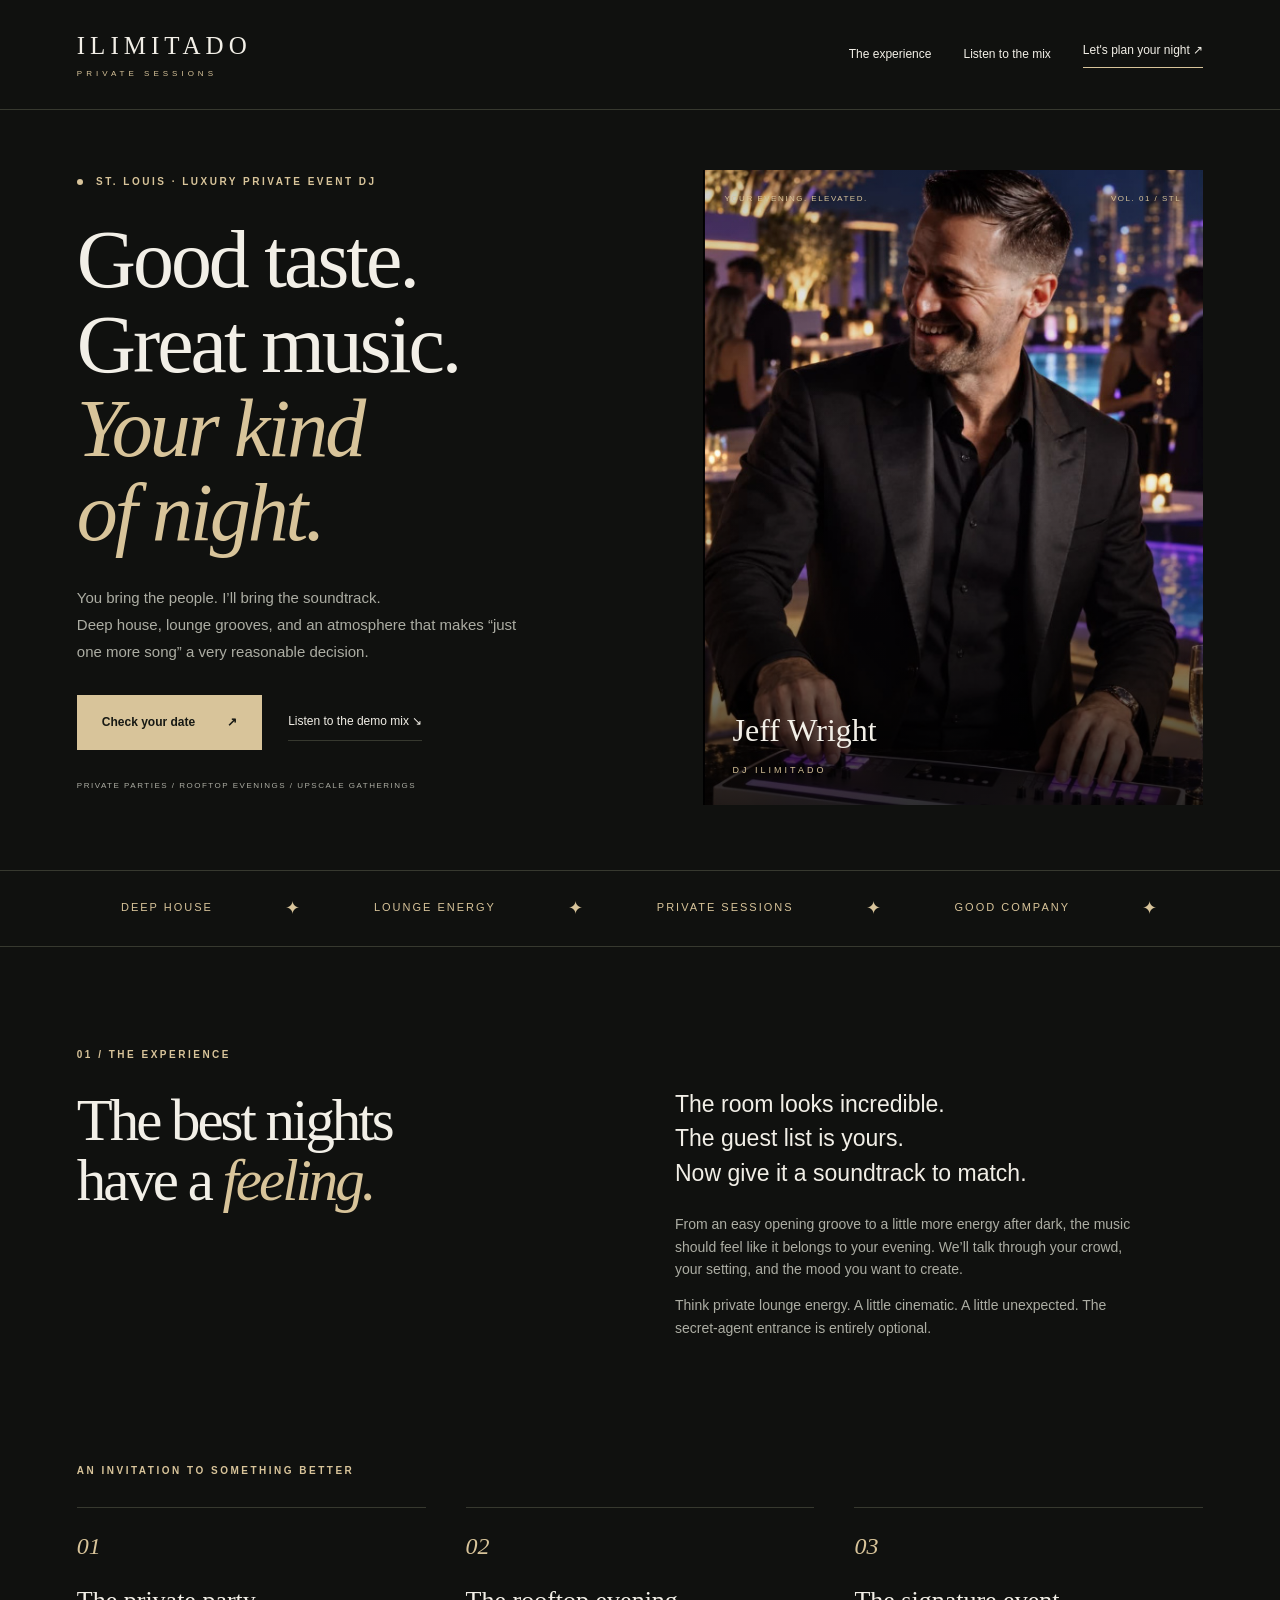
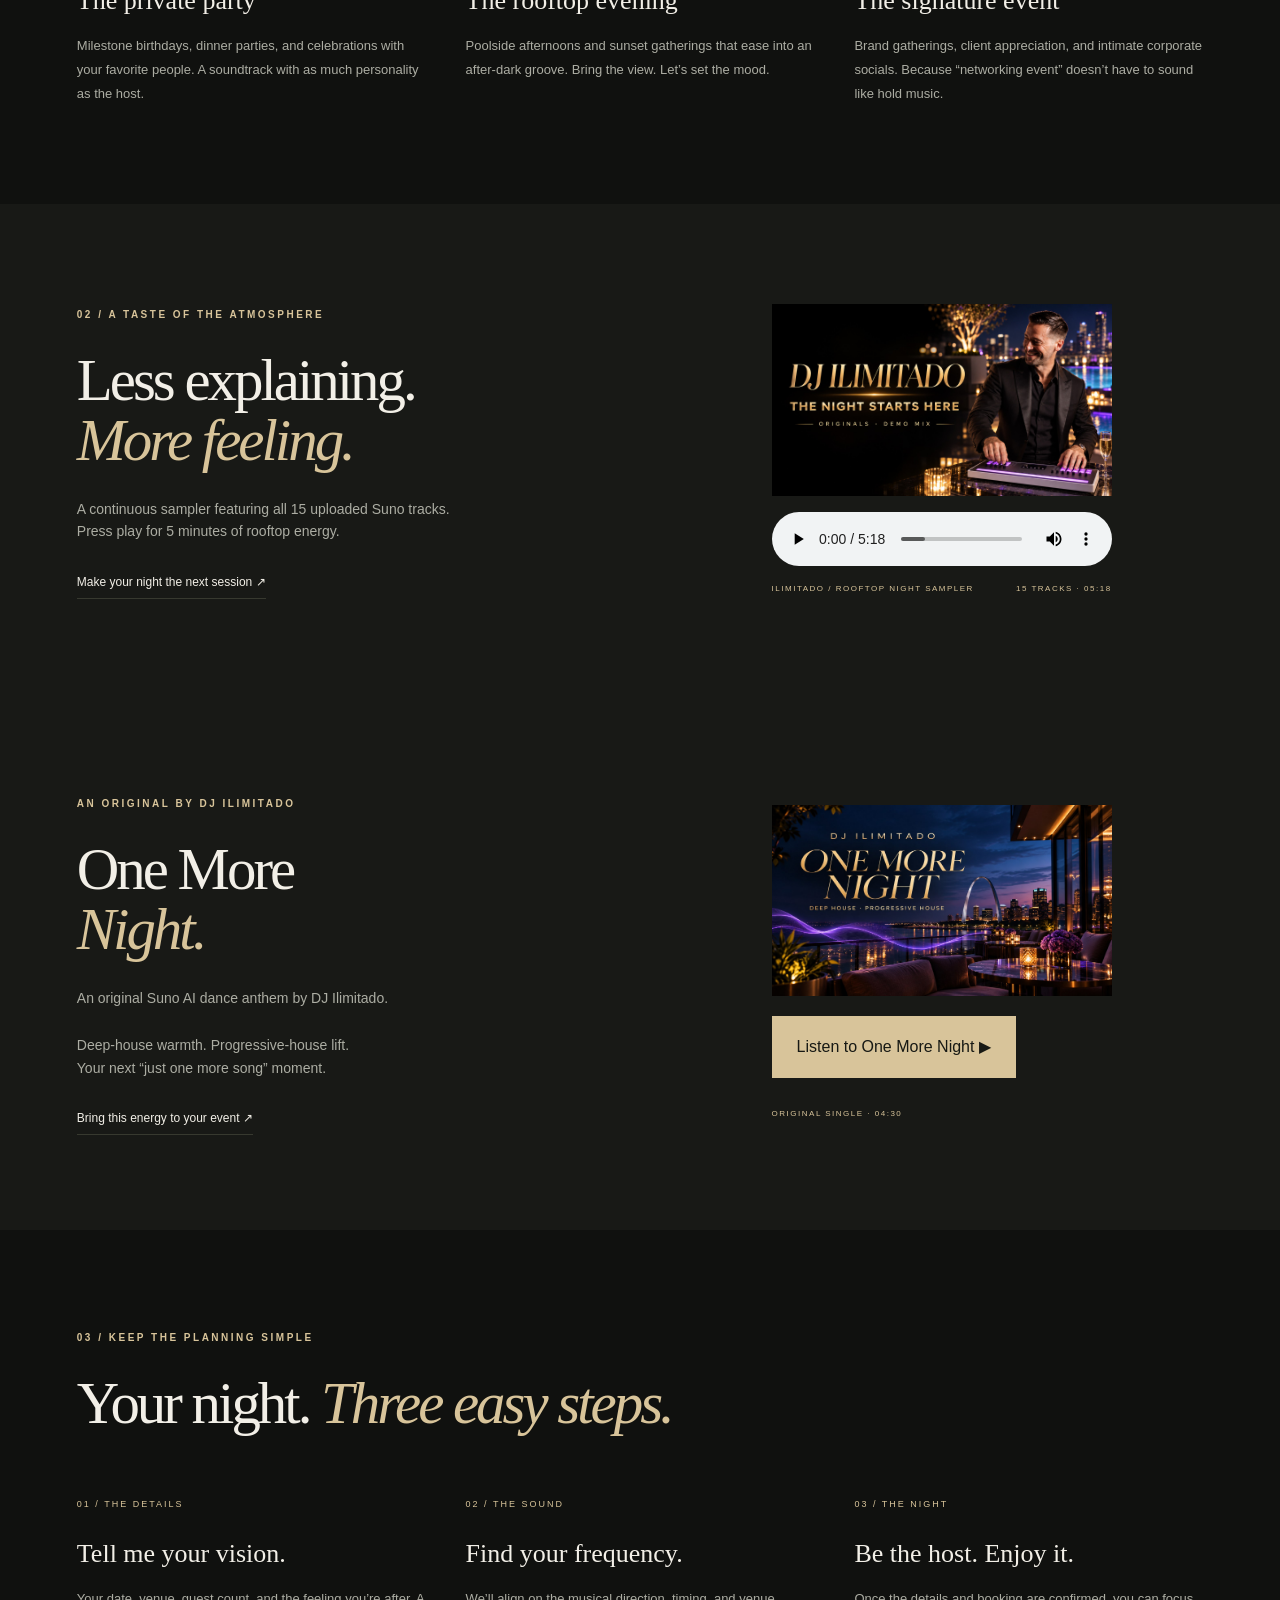
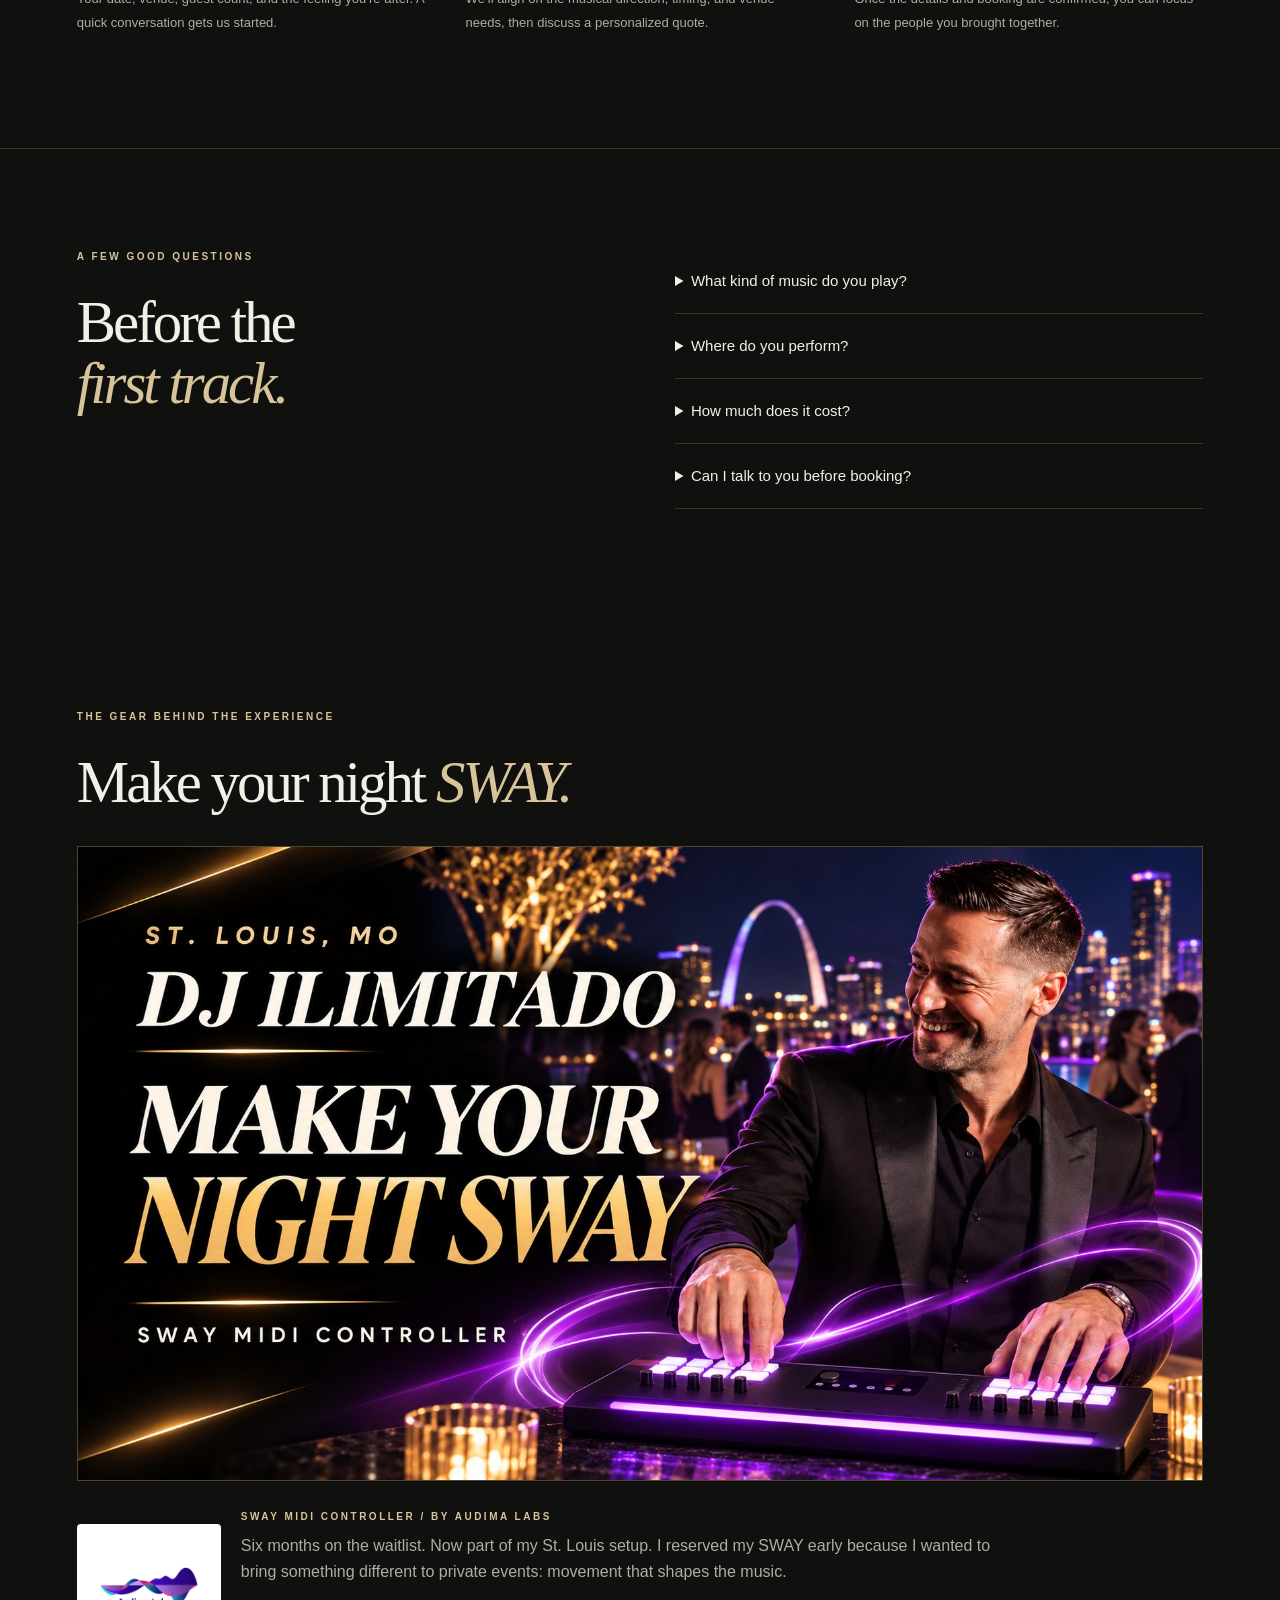
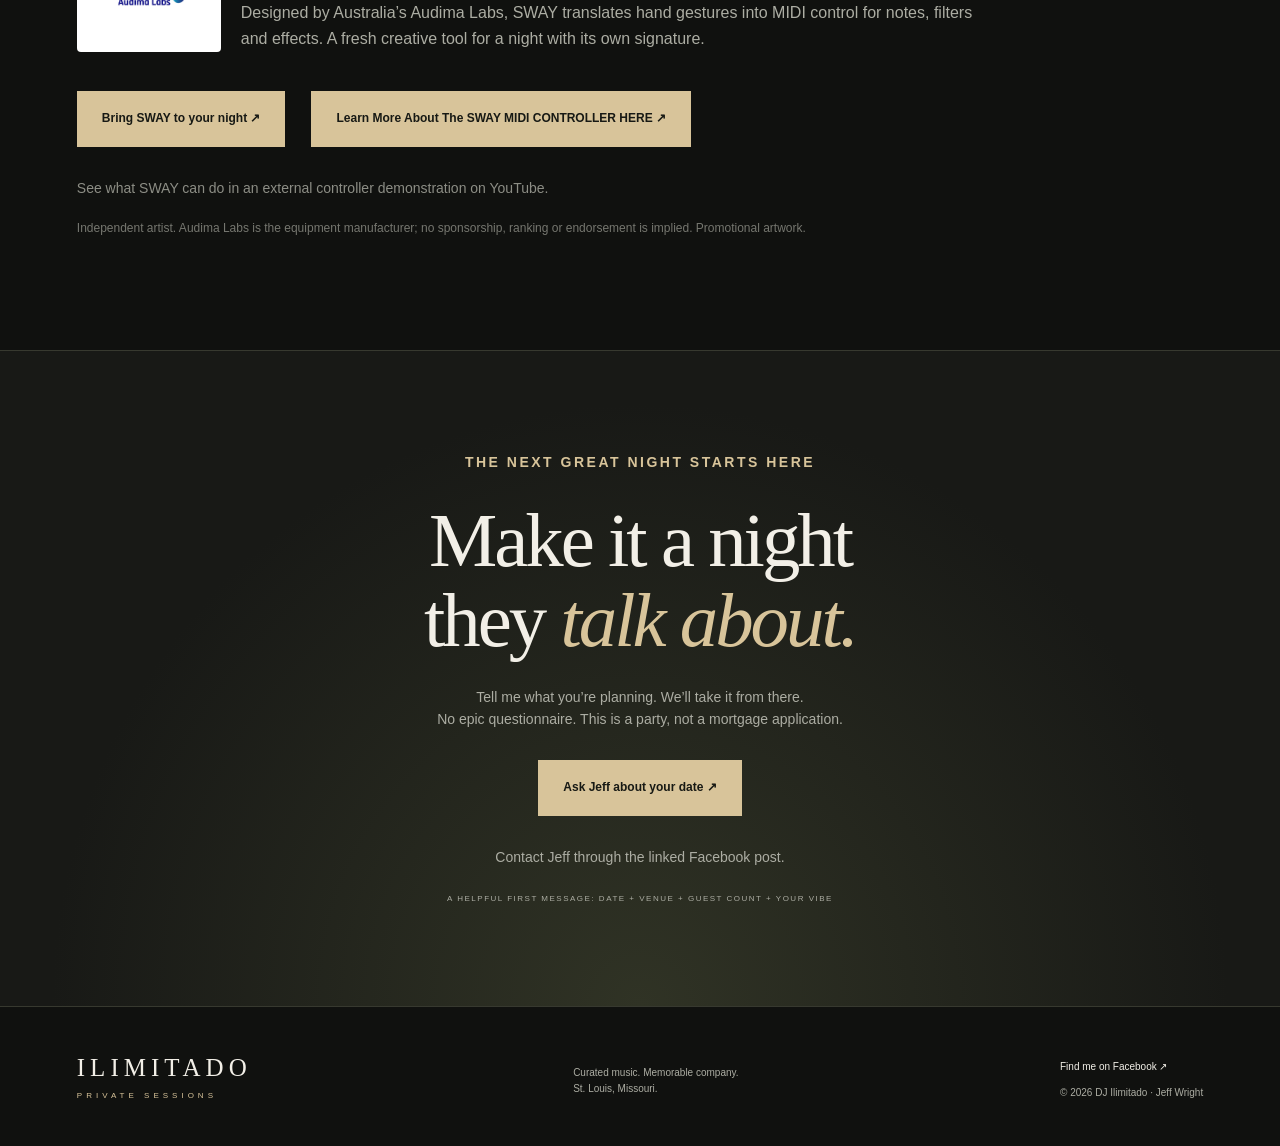
<file: dj/index.html>
<!doctype html>
<html lang="en"><head><meta charset="utf-8"><meta name="viewport" content="width=device-width,initial-scale=1"><meta name="theme-color" content="#10110f"><title>DJ Ilimitado | Luxury Private Events · St. Louis</title><meta name="description" content="An elevated soundtrack for your private event. DJ Ilimitado brings deep house, lounge energy and a personal touch to St. Louis celebrations. Contact Jeff on Facebook to discuss your date."><meta property="og:title" content="Good taste. Great music. Your kind of night."><meta property="og:description" content="DJ Ilimitado · Luxury private sessions in St. Louis. Explore the experience and discuss your event with Jeff Wright."><meta property="og:image" content="https://limitlesslifemedia.github.io/dj/assets/jeff-ilimitado-master-20261104.jpg"><meta property="og:type" content="website"><link rel="canonical" href="https://limitlesslifemedia.github.io/dj/"><link rel="icon" href="data:image/svg+xml,%3Csvg xmlns='http://www.w3.org/2000/svg' viewBox='0 0 80 80'%3E%3Crect width='80' height='80' fill='%2310110f'/%3E%3Ctext x='40' y='56' text-anchor='middle' fill='%23d8c49a' font-size='52' font-family='serif'%3EI%3C/text%3E%3C/svg%3E"><link rel="stylesheet" href="style.css"></head>
<body><a class="skip" href="#main">Skip to content</a><header><a class="brand" href="#" aria-label="DJ Ilimitado home">ILIMITADO<span>PRIVATE SESSIONS</span></a><nav aria-label="Main navigation"><a href="#experience">The experience</a><a href="#sessions">Listen to the mix</a><a class="nav-cta" href="#inquire">Let's plan your night ↗</a></nav></header>
<main id="main"><section class="hero"><div class="hero-copy"><p class="eyebrow"><span class="dot"></span> ST. LOUIS · LUXURY PRIVATE EVENT DJ</p><h1>Good taste.<br>Great music.<br><em>Your kind<br>of night.</em></h1><p class="intro">You bring the people. I’ll bring the soundtrack.<br>Deep house, lounge grooves, and an atmosphere that makes “just one more song” a very reasonable decision.</p><div class="actions"><a class="button" href="#inquire">Check your date <span>↗</span></a><a class="text-link" href="#sessions">Listen to the demo mix <span>↘</span></a></div><p class="small">PRIVATE PARTIES / ROOFTOP EVENINGS / UPSCALE GATHERINGS</p></div><div class="hero-image"><img src="assets/jeff-ilimitado-master-20261104.jpg" alt="Jeff Wright, DJ Ilimitado, performing at a rooftop event in a black suit" fetchpriority="high"><div class="image-label"><span>YOUR EVENING. ELEVATED.</span><span>VOL. 01 / STL</span></div><div class="portrait-caption">Jeff Wright<span>DJ ILIMITADO</span></div></div></section>
<div class="marquee" aria-label="Musical direction"><span>DEEP HOUSE</span><i>✦</i><span>LOUNGE ENERGY</span><i>✦</i><span>PRIVATE SESSIONS</span><i>✦</i><span>GOOD COMPANY</span><i>✦</i></div>
<section id="experience" class="section experience"><div><p class="eyebrow">01 / THE EXPERIENCE</p><h2>The best nights<br>have a <em>feeling.</em></h2></div><div class="section-copy"><p class="lead">The room looks incredible.<br>The guest list is yours.<br>Now give it a soundtrack to match.</p><p>From an easy opening groove to a little more energy after dark, the music should feel like it belongs to your evening. We’ll talk through your crowd, your setting, and the mood you want to create.</p><p>Think private lounge energy. A little cinematic. A little unexpected. The secret-agent entrance is entirely optional.</p></div></section>
<section class="occasions section"><p class="eyebrow">AN INVITATION TO SOMETHING BETTER</p><div class="occasion-grid"><article><span>01</span><h3>The private party</h3><p>Milestone birthdays, dinner parties, and celebrations with your favorite people. A soundtrack with as much personality as the host.</p></article><article><span>02</span><h3>The rooftop evening</h3><p>Poolside afternoons and sunset gatherings that ease into an after-dark groove. Bring the view. Let’s set the mood.</p></article><article><span>03</span><h3>The signature event</h3><p>Brand gatherings, client appreciation, and intimate corporate socials. Because “networking event” doesn’t have to sound like hold music.</p></article></div></section>
<section id="sessions" class="section film"><div class="film-heading"><p class="eyebrow">02 / A TASTE OF THE ATMOSPHERE</p><h2>Less explaining.<br><em>More feeling.</em></h2><p>A continuous sampler featuring all 15 uploaded Suno tracks.<br>Press play for 5 minutes of rooftop energy.</p><a class="text-link" href="#inquire">Make your night the next session ↗</a></div><div class="film-player"><img src="assets/rooftop-night-thumbnail.jpg" alt="DJ Ilimitado Rooftop Night Sampler" style="display:block;width:100%;height:auto"><audio controls preload="metadata" aria-label="DJ Ilimitado 15-track Rooftop Night demo mix" style="display:block;width:100%;margin-top:16px"><source src="assets/rooftop-night-demo.mp3?v=c3bdbdc3e4519f2a" type="audio/mpeg"> <a href="assets/rooftop-night-demo.mp3?v=c3bdbdc3e4519f2a">Download the demo mix</a></audio><p>ILIMITADO / ROOFTOP NIGHT SAMPLER <span>15 TRACKS · 05:18</span></p></div></section>
<section id="one-more-night" class="section film" aria-labelledby="one-more-night-title">
<div class="film-heading"><p class="eyebrow">AN ORIGINAL BY DJ ILIMITADO</p><h2 id="one-more-night-title">One More<br><em>Night.</em></h2><p>An original Suno AI dance anthem by DJ Ilimitado.</p><p>Deep-house warmth. Progressive-house lift.<br>Your next “just one more song” moment.</p><a class="text-link" href="#inquire">Bring this energy to your event ↗</a></div>
<div class="film-player"><img src="assets/one-more-night-cover.svg" alt="One More Night by DJ Ilimitado — luxury St. Louis rooftop artwork in champagne gold and violet" width="1672" height="941" loading="lazy" style="display:block;width:100%;height:auto"><div class="actions" style="margin-top:20px"><button id="one-more-night-listen" class="button" type="button" aria-controls="one-more-night-player" aria-pressed="false" style="cursor:pointer;font:inherit">Listen to One More Night ▶</button></div><audio id="one-more-night-player" controls preload="none" hidden aria-label="One More Night, an original Suno AI song by DJ Ilimitado" style="width:100%;margin-top:16px"></audio><p id="one-more-night-status" role="status" aria-live="polite">ORIGINAL SINGLE · 04:30</p><noscript><p>Please enable JavaScript to listen to One More Night.</p></noscript></div>
</section>
<section class="section process"><p class="eyebrow">03 / KEEP THE PLANNING SIMPLE</p><h2>Your night. <em>Three easy steps.</em></h2><div class="steps"><article><span>01 / THE DETAILS</span><h3>Tell me your vision.</h3><p>Your date, venue, guest count, and the feeling you’re after. A quick conversation gets us started.</p></article><article><span>02 / THE SOUND</span><h3>Find your frequency.</h3><p>We’ll align on the musical direction, timing, and venue needs, then discuss a personalized quote.</p></article><article><span>03 / THE NIGHT</span><h3>Be the host. Enjoy it.</h3><p>Once the details and booking are confirmed, you can focus on the people you brought together.</p></article></div></section>
<section class="section faq"><div><p class="eyebrow">A FEW GOOD QUESTIONS</p><h2>Before the<br><em>first track.</em></h2></div><div><details><summary>What kind of music do you play?</summary><p>The signature direction is deep house and sophisticated lounge grooves. We’ll discuss your preferences and your crowd to see whether the sound is a good fit for your event.</p></details><details><summary>Where do you perform?</summary><p>Based in St. Louis, with a focus on local private events and upscale gatherings. Share your venue or location when you reach out so we can discuss logistics.</p></details><details><summary>How much does it cost?</summary><p>Quotes depend on your date, duration, venue, and event needs. Contact Jeff with the basics for availability and a tailored conversation. An inquiry does not reserve your date.</p></details><details><summary>Can I talk to you before booking?</summary><p>Absolutely. Reach out to Jeff through Facebook. We’ll talk about your plans and whether Ilimitado is the right soundtrack for the evening.</p></details></div></section>
<section id="sway" class="section sway-feature" aria-labelledby="sway-title">
<p class="eyebrow">THE GEAR BEHIND THE EXPERIENCE</p>
<h2 id="sway-title">Make your night <em>SWAY.</em></h2>
<figure style="margin:32px 0 0;border:1px solid #4d4434;overflow:hidden;background:#10110f"><img src="assets/dj-ilimitado-sway-feature.svg" alt="DJ Ilimitado in a black suit at a St. Louis rooftop event, with SWAY MIDI controller inspired artwork and the headline Make Your Night SWAY" loading="lazy" width="1672" height="941" style="display:block;width:100%;height:auto"></figure>
<div style="display:flex;align-items:center;gap:20px;flex-wrap:wrap;margin-top:28px">
<a href="https://audima.com.au/" target="_blank" rel="noopener noreferrer" aria-label="Explore SWAY at Audima Labs" style="display:block;background:white;padding:8px 16px;border-radius:4px"><img src="[data-uri]" alt="Audima Labs — maker of the SWAY MIDI Controller" width="112" height="112" loading="lazy" style="display:block;width:112px;height:112px;object-fit:contain"></a>
<div style="flex:1;min-width:220px"><p class="eyebrow" style="margin-bottom:8px">SWAY MIDI CONTROLLER / BY AUDIMA LABS</p><p style="max-width:760px">Six months on the waitlist. Now part of my St. Louis setup. I reserved my SWAY early because I wanted to bring something different to private events: movement that shapes the music.</p><p style="max-width:760px">Designed by Australia’s Audima Labs, SWAY translates hand gestures into MIDI control for notes, filters and effects. A fresh creative tool for a night with its own signature.</p></div>
</div><div class="actions" style="margin-top:24px"><a class="button" href="#inquire">Bring SWAY to your night ↗</a><a class="button" href="https://youtu.be/GA4JFLxHzJ0" target="_blank" rel="noopener noreferrer" aria-label="Learn more about the SWAY MIDI Controller: watch an external demonstration on YouTube" style="white-space:normal;text-align:center">Learn More About The SWAY MIDI CONTROLLER HERE ↗</a></div>
<p style="font-size:14px;opacity:.8;margin-top:16px">See what SWAY can do in an external controller demonstration on YouTube.</p><p style="font-size:12px;opacity:.65;margin-top:20px">Independent artist. Audima Labs is the equipment manufacturer; no sponsorship, ranking or endorsement is implied. Promotional artwork.</p>
</section><section id="inquire" class="section booking"><p class="eyebrow">THE NEXT GREAT NIGHT STARTS HERE</p><h2>Make it a night<br>they <em>talk about.</em></h2><p>Tell me what you’re planning. We’ll take it from there.<br>No epic questionnaire. This is a party, not a mortgage application.</p><div class="actions"><a class="button" href="https://www.facebook.com/share/p/1EmZ5nZpG5/?mibextid=wwXIfr">Ask Jeff about your date ↗</a></div><p>Contact Jeff through the linked Facebook post.</p><p class="small">A HELPFUL FIRST MESSAGE: DATE + VENUE + GUEST COUNT + YOUR VIBE</p></section></main>
<footer><a class="brand" href="#">ILIMITADO<span>PRIVATE SESSIONS</span></a><p>Curated music. Memorable company.<br>St. Louis, Missouri.</p><div><a href="https://www.facebook.com/share/p/1EmZ5nZpG5/?mibextid=wwXIfr" target="_blank" rel="noopener noreferrer">Find me on Facebook ↗</a><p>© <span id="year">2026</span> DJ Ilimitado · Jeff Wright</p></div></footer><script>document.getElementById('year').textContent=new Date().getFullYear()</script><script src="one-more-night.js?v=c50ed7e9" defer></script></body></html>
</file>
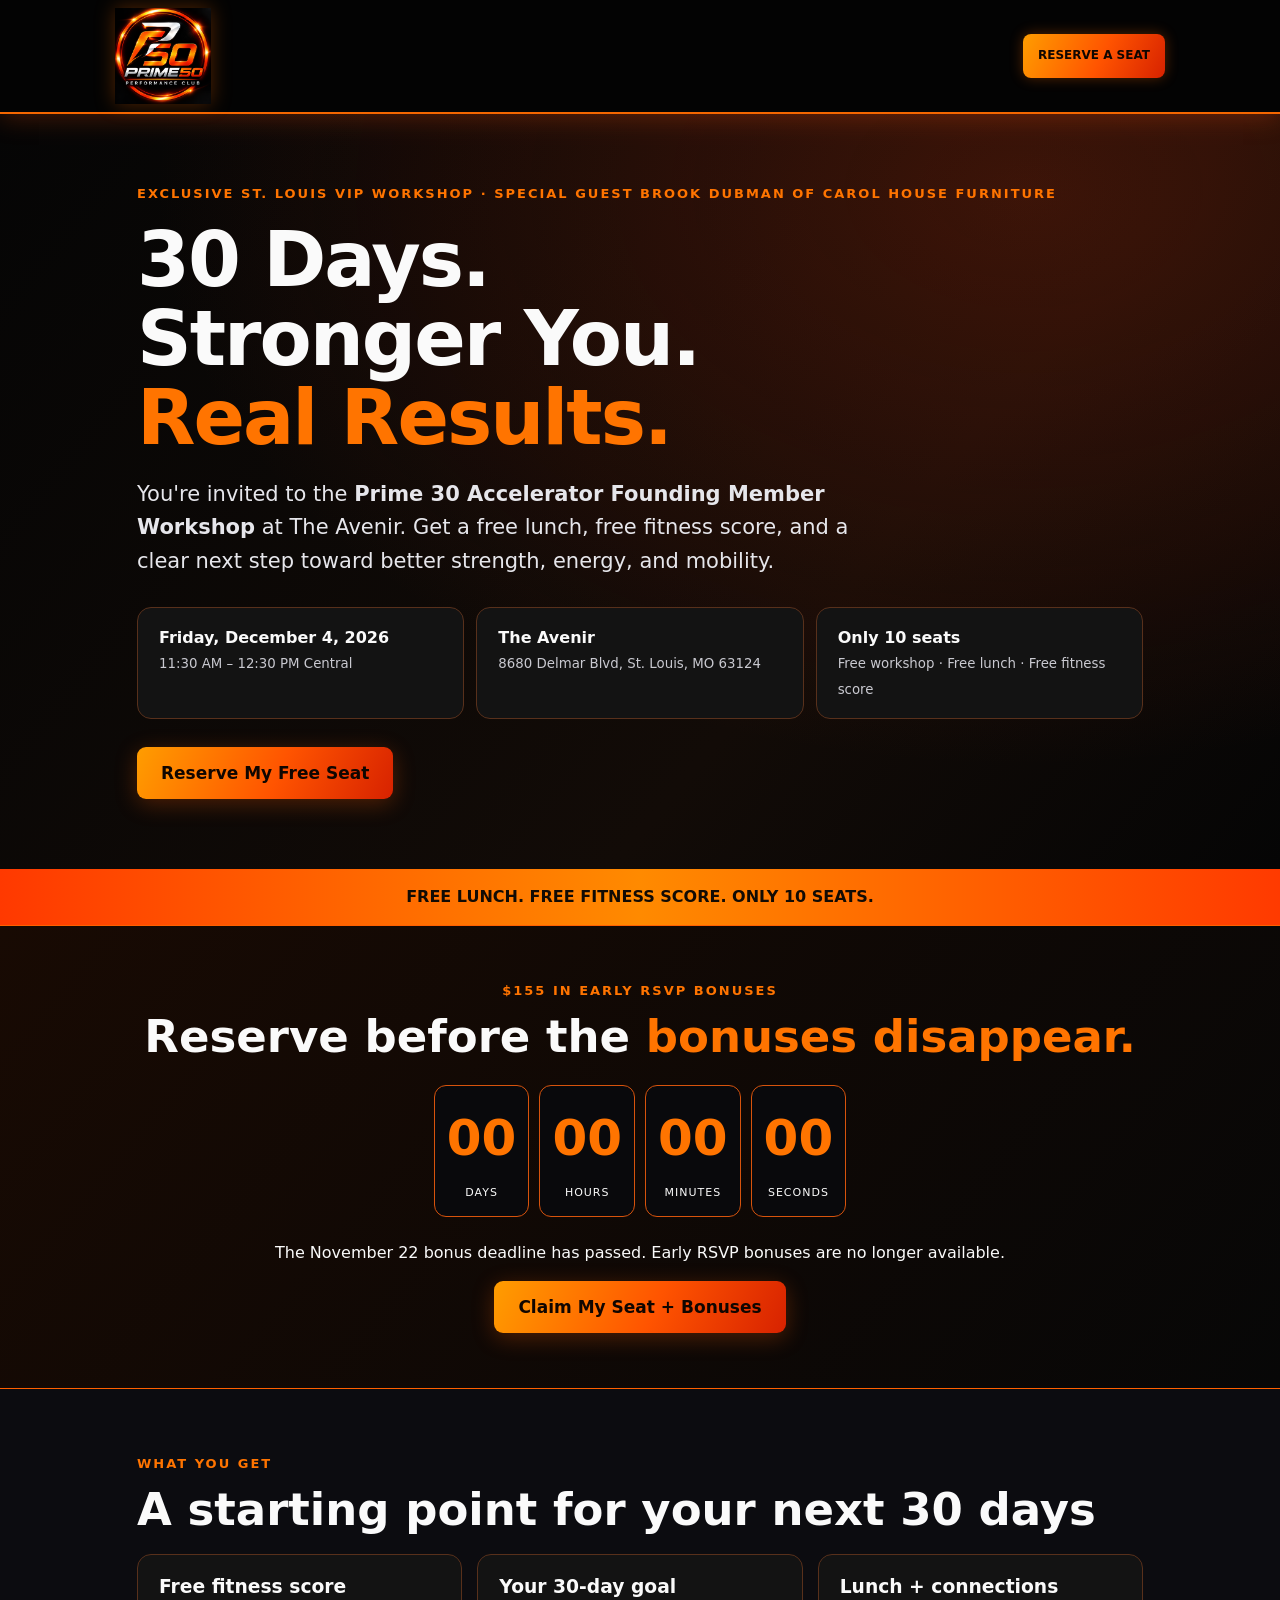
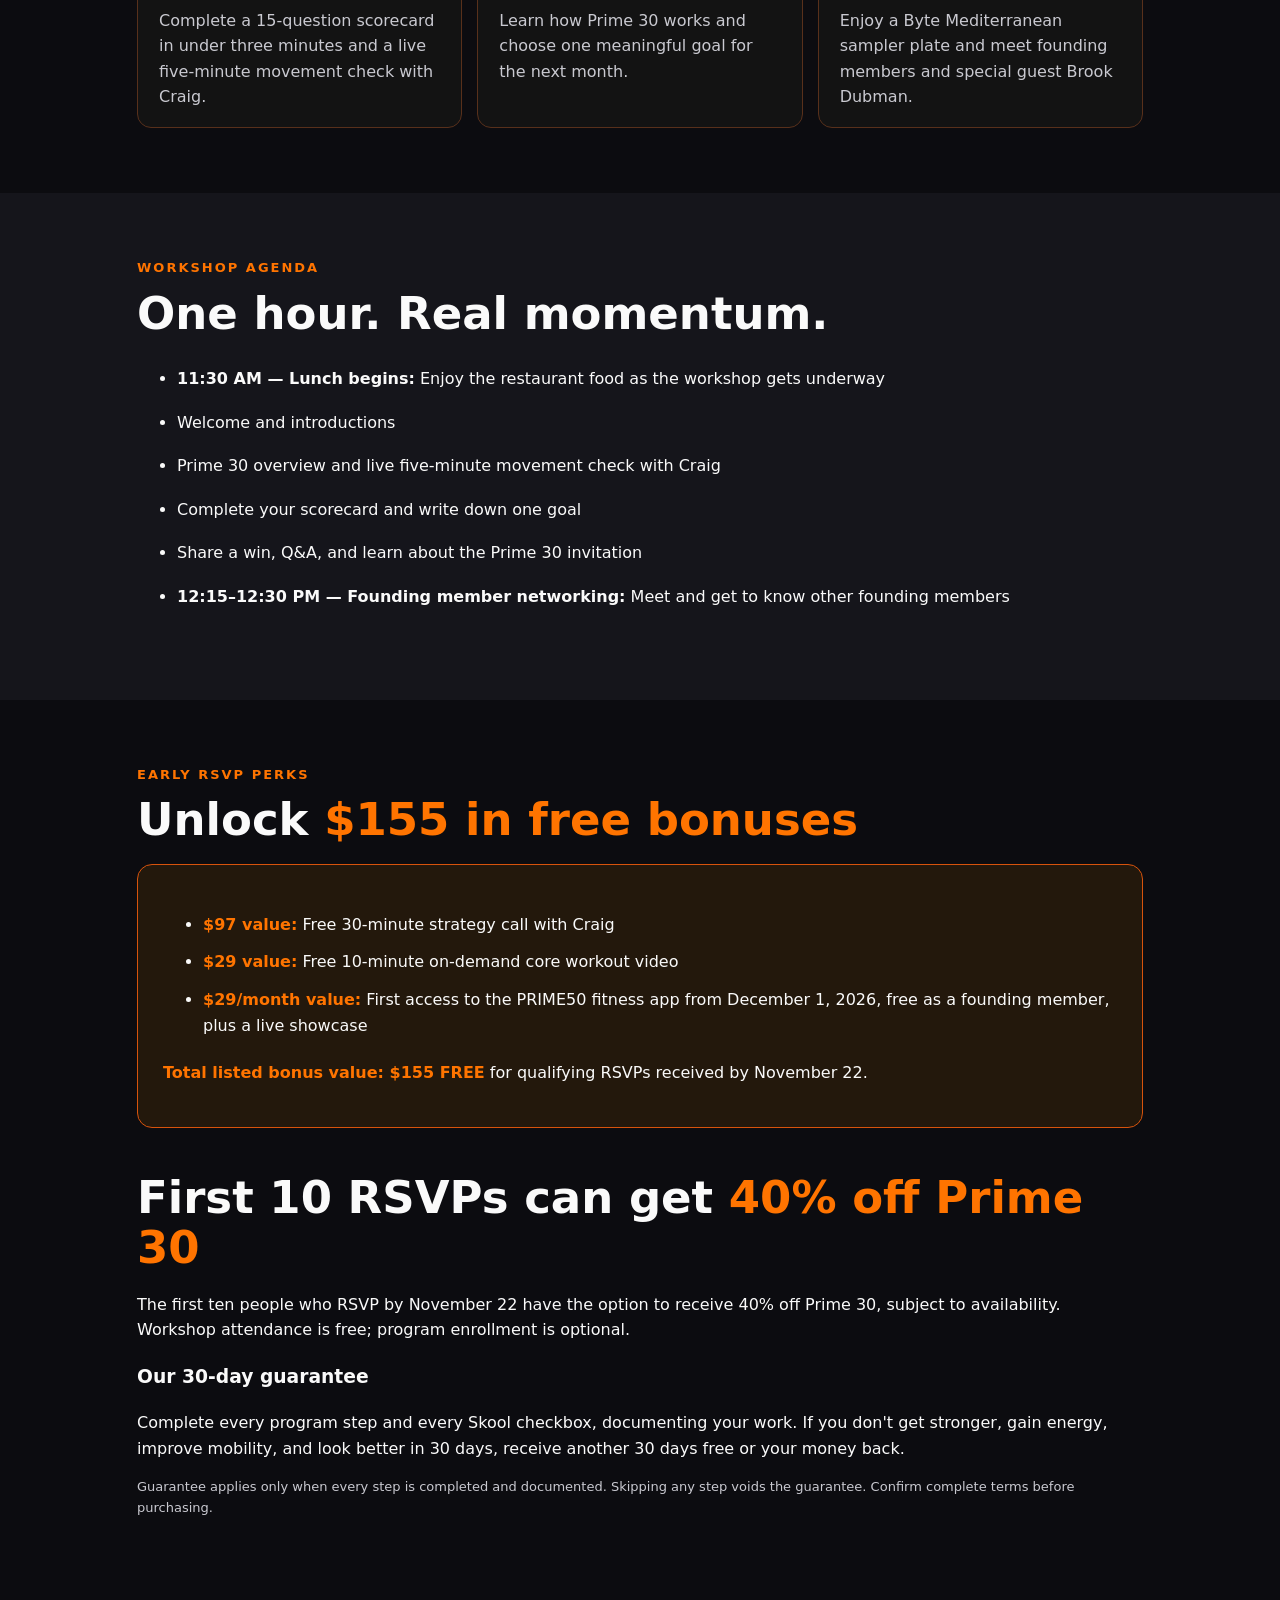
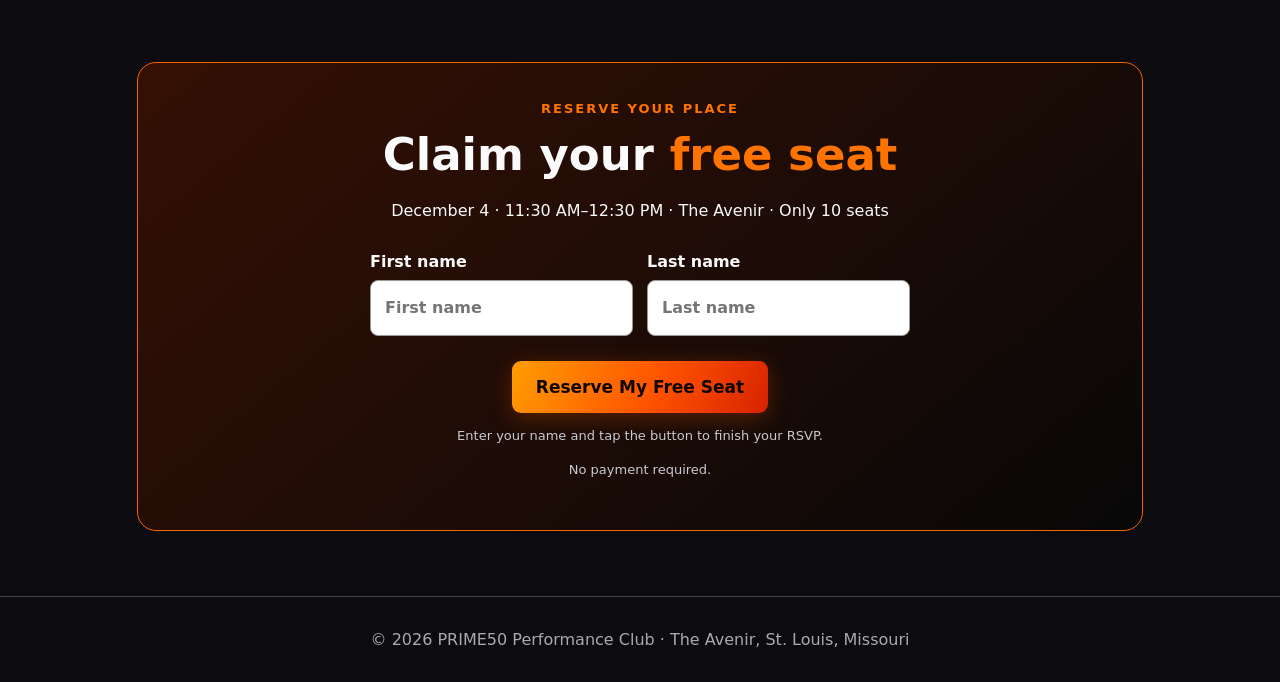
<file: prime30/index.html>
<!doctype html><html lang="en"><head><meta charset="utf-8"><meta name="viewport" content="width=device-width,initial-scale=1"><meta name="theme-color" content="#101014"><meta name="description" content="Prime 30 Accelerator Founding Member Workshop at The Avenir, December 4, 2026."><title>PRIME30 | VIP Founding Member Workshop</title><style>
:root{color-scheme:dark;--gold:#ffdc53;--red:#ec3449;--bg:#0c0c10;--panel:#19191f}*{box-sizing:border-box}body{margin:0;background:var(--bg);color:#fafafa;font:16px/1.6 system-ui,-apple-system,Segoe UI,sans-serif}header{padding:16px max(22px,calc((100vw - 1050px)/2));border-bottom:1px solid #34343a;font-weight:900;font-size:23px}header span,h1 em,h2 em{color:var(--gold);font-style:normal}.wrap{max-width:1050px;margin:auto;padding:0 22px}.hero{padding:70px 0;background:radial-gradient(ellipse at 85% 10%,#751a2655,transparent 60%)}.eyebrow{color:var(--gold);text-transform:uppercase;letter-spacing:2px;font-size:13px;font-weight:900}h1{font-size:clamp(42px,7vw,76px);line-height:1.04;letter-spacing:-2px;margin:15px 0}h2{font-size:clamp(29px,4vw,45px);line-height:1.12;margin:10px 0 18px}.lead{font-size:21px;max-width:720px;color:#e6e6eb}.facts{display:flex;flex-wrap:wrap;gap:12px;margin:28px 0}.fact,.card{background:var(--panel);border:1px solid #45454d;border-radius:14px;padding:17px 21px}.fact{flex:1;min-width:210px}.fact b{display:block}.fact small{color:#c9c9d0}.btn{background:linear-gradient(130deg,#ff4c5e,#b7152b);color:white;border:0;border-radius:9px;padding:16px 24px;display:inline-block;font:800 17px system-ui;cursor:pointer;text-decoration:none}.btn:disabled{opacity:.6;cursor:wait}.strip{background:var(--gold);color:#151515;text-align:center;padding:15px;font-weight:900}.countdown{background:#21191a;border-block:1px solid #795d2c;padding:55px 0;text-align:center}.clock{display:flex;justify-content:center;gap:10px;flex-wrap:wrap;margin:23px auto}.clock div{background:#09090c;border:1px solid #81632c;border-radius:12px;padding:12px;min-width:85px}.clock b{font-size:clamp(30px,6vw,50px);display:block;color:var(--gold);font-variant-numeric:tabular-nums}.clock small{font-size:11px;letter-spacing:1px}section{padding:65px 0}.cards{display:grid;grid-template-columns:repeat(3,1fr);gap:15px}.card h3{margin:0 0 6px}.card p{color:#c9c9d0;margin:0}.agenda{background:#15151b}.agenda li{padding:9px 0}.bonus{background:#282217;border:1px solid #876727;border-radius:15px;padding:25px}.bonus li{padding:6px 0}.bonus b{color:var(--gold)}.fine{color:#c9c9d0;font-size:13px}.rsvp{background:linear-gradient(140deg,#5d1723,#18151b);border:1px solid #9c3b48;border-radius:19px;padding:36px;text-align:center}.fields{display:grid;grid-template-columns:1fr 1fr;gap:14px;max-width:540px;margin:25px auto}.fields label{text-align:left;font-weight:700}.fields input{width:100%;display:block;margin-top:6px;padding:14px;background:white;color:#111;border:1px solid #999;border-radius:8px;font:inherit}.status{display:none;max-width:580px;margin:20px auto;padding:16px;border-radius:10px}.status.success{display:block;background:#173c2c;border:1px solid #67d39b}.status.error{display:block;background:#5b1823;border:1px solid #ef8090}footer{text-align:center;color:#aaa;padding:30px;border-top:1px solid #444}@media(max-width:700px){.cards,.fields{grid-template-columns:1fr}.hero{padding:42px 0}.rsvp{padding:25px 17px}.clock div{min-width:72px;padding:8px}section{padding:45px 0}}.brand-header{position:relative;z-index:3;background:#050506;border-bottom:3px solid #fb6a0b;box-shadow:0 3px 25px #fa520b45;display:flex;align-items:center;justify-content:space-between;gap:15px;padding:8px max(18px,calc((100vw - 1050px)/2));font-size:inherit}.brand-lockup{display:flex;align-items:center;gap:10px}.brand-mark{display:block;width:118px;height:auto;filter:drop-shadow(0 0 9px #f66b0080)}.brand-title{display:flex;flex-direction:column;line-height:1}.brand-title strong{font-size:clamp(20px,3vw,30px);font-style:italic;color:#f1f2f5;letter-spacing:-1px}.brand-title strong span{color:#ff7900}.brand-title small{font-size:10px;letter-spacing:2px;margin-top:5px;color:#e5e5e8}.header-cta{background:linear-gradient(120deg,#ffb800,#ff6700 55%,#cf2305);color:#100a05;text-decoration:none;font-size:12px;font-weight:900;padding:12px 15px;border-radius:8px;white-space:nowrap;box-shadow:0 0 14px #f7660055}.hero{background:radial-gradient(ellipse at 80% 0%,#b9440c55,transparent 57%),linear-gradient(140deg,#080809,#17100d 60%,#0a0909)}.eyebrow,h1 em,h2 em{color:#ff9200}.strip{background:linear-gradient(90deg,#ffb800,#ff6500);color:#120b04}.btn{background:linear-gradient(120deg,#ffb000,#ff6500 55%,#db3005);color:#120b04;box-shadow:0 5px 22px #ff5b0045}.countdown{background:linear-gradient(120deg,#21140a,#120f0e);border-color:#ab4d11}.clock div{border-color:#b96019}.clock b{color:#ff9400}.bonus{background:#23180c;border-color:#a65a19}.bonus b{color:#ff9b0b}.rsvp{background:linear-gradient(135deg,#40200c,#151013);border-color:#b96216}@media(max-width:540px){.brand-mark{width:79px}.brand-title strong{font-size:19px}.brand-title small{font-size:8px;letter-spacing:1px}.header-cta{font-size:10px;padding:10px 9px}.brand-header{padding:8px 10px}} .brand-image{width:min(220px,47vw);height:96px;object-fit:contain;object-position:left center;filter:drop-shadow(0 0 10px #ff6b0050)}.brand-header{background:#030303!important;border-bottom:2px solid #f56700!important}.brand-title strong span{color:#ff5b00!important}.hero{background:radial-gradient(ellipse at 80% 10%,#9d290b50,transparent 60%),linear-gradient(130deg,#050505,#120b07 65%,#050505)!important}.eyebrow,h1 em,h2 em,.clock b,.bonus b{color:#ff7400!important}.strip{background:linear-gradient(90deg,#ff3900,#ff8a00,#ff3a00)!important}.btn,.header-cta{background:linear-gradient(115deg,#ff9d00,#ff5400 55%,#d72200)!important;color:#100600!important}.countdown{background:linear-gradient(130deg,#180a03,#070707)!important;border-color:#ff6000!important}.clock div,.bonus{border-color:#d7530c!important}.rsvp{background:linear-gradient(140deg,#351004,#080808)!important;border-color:#f36600!important}.card,.fact{background:#131313!important;border-color:#58301b!important}@media(max-width:540px){.brand-image{height:82px;width:min(170px,45vw)}} </style></head><body>
<header class="brand-header"><div class="brand-lockup"><img class="brand-image" src="./22C50A5A-7879-491E-AB0B-274A0ACC8F26.png" alt="PRIME50 Performance Club official orange and silver logo" onerror="this.style.display='none';this.nextElementSibling.style.display='flex'"><div class="brand-title" style="display:none"><strong>PRIME<span>50</span></strong><small>PERFORMANCE CLUB</small></div></div><a href="#rsvp" class="header-cta">RESERVE A SEAT</a></header><main>
<div class="hero"><div class="wrap"><div class="eyebrow">Exclusive St. Louis VIP workshop · Special guest Brook Dubman of Carol House Furniture</div><h1>30 Days.<br>Stronger You.<br><em>Real Results.</em></h1><p class="lead">You're invited to the <b>Prime 30 Accelerator Founding Member Workshop</b> at The Avenir. Get a free lunch, free fitness score, and a clear next step toward better strength, energy, and mobility.</p><div class="facts"><div class="fact"><b>Friday, December 4, 2026</b><small>11:30 AM – 12:30 PM Central</small></div><div class="fact"><b>The Avenir</b><small>8680 Delmar Blvd, St. Louis, MO 63124</small></div><div class="fact"><b>Only 10 seats</b><small>Free workshop · Free lunch · Free fitness score</small></div></div><a class="btn" href="#rsvp">Reserve My Free Seat</a></div></div>
<div class="strip">FREE LUNCH. FREE FITNESS SCORE. ONLY 10 SEATS.</div>
<div class="countdown"><div class="wrap"><div class="eyebrow">$155 in early RSVP bonuses</div><h2>Reserve before the <em>bonuses disappear.</em></h2><div class="clock" role="timer" aria-label="Time left until bonus deadline"><div><b id="d">--</b><small>DAYS</small></div><div><b id="h">--</b><small>HOURS</small></div><div><b id="m">--</b><small>MINUTES</small></div><div><b id="s">--</b><small>SECONDS</small></div></div><p id="deadline-text">RSVP by Sunday, November 22, 2026 at 11:59 PM Central Time to qualify for the $155 bonuses.</p><a class="btn" href="#rsvp">Claim My Seat + Bonuses</a></div></div>
<section><div class="wrap"><div class="eyebrow">What you get</div><h2>A starting point for your next 30 days</h2><div class="cards"><div class="card"><h3>Free fitness score</h3><p>Complete a 15-question scorecard in under three minutes and a live five-minute movement check with Craig.</p></div><div class="card"><h3>Your 30-day goal</h3><p>Learn how Prime 30 works and choose one meaningful goal for the next month.</p></div><div class="card"><h3>Lunch + connections</h3><p>Enjoy a Byte Mediterranean sampler plate and meet founding members and special guest Brook Dubman.</p></div></div></div></section>
<section class="agenda"><div class="wrap"><div class="eyebrow">Workshop agenda</div><h2>One hour. Real momentum.</h2><ul class="agenda"><li><strong>11:30 AM — Lunch begins:</strong> Enjoy the restaurant food as the workshop gets underway</li><li>Welcome and introductions</li><li>Prime 30 overview and live five-minute movement check with Craig</li><li>Complete your scorecard and write down one goal</li><li>Share a win, Q&A, and learn about the Prime 30 invitation</li><li><strong>12:15–12:30 PM — Founding member networking:</strong> Meet and get to know other founding members</li></ul></div></section>
<section><div class="wrap"><div class="eyebrow">Early RSVP perks</div><h2>Unlock <em>$155 in free bonuses</em></h2><div class="bonus"><ul><li><b>$97 value:</b> Free 30-minute strategy call with Craig</li><li><b>$29 value:</b> Free 10-minute on-demand core workout video</li><li><b>$29/month value:</b> First access to the PRIME50 fitness app from December 1, 2026, free as a founding member, plus a live showcase</li></ul><p><b>Total listed bonus value: $155 FREE</b> for qualifying RSVPs received by November 22.</p></div><h2 style="margin-top:45px">First 10 RSVPs can get <em>40% off Prime 30</em></h2><p>The first ten people who RSVP by November 22 have the option to receive 40% off Prime 30, subject to availability. Workshop attendance is free; program enrollment is optional.</p><h3>Our 30-day guarantee</h3><p>Complete every program step and every Skool checkbox, documenting your work. If you don't get stronger, gain energy, improve mobility, and look better in 30 days, receive another 30 days free or your money back.</p><p class="fine">Guarantee applies only when every step is completed and documented. Skipping any step voids the guarantee. Confirm complete terms before purchasing.</p></div></section>
<section id="rsvp"><div class="wrap"><div class="rsvp"><div class="eyebrow">Reserve your place</div><h2>Claim your <em>free seat</em></h2><p>December 4 · 11:30 AM–12:30 PM · The Avenir · Only 10 seats</p><form id="form"><div class="fields"><label>First name<input name="first_name" id="first" autocomplete="given-name" required maxlength="70" placeholder="First name"></label><label>Last name<input name="last_name" id="last" autocomplete="family-name" required maxlength="70" placeholder="Last name"></label></div><button class="btn" id="submit" type="submit">Reserve My Free Seat</button></form><div id="rsvp-message" role="status" aria-live="polite" style="display:none;margin-top:18px;padding:22px;border:1px solid #f68b32;border-radius:12px;background:#21150e;color:#fff"><strong style="font-size:1.4rem">RSVP Complete!</strong><p style="margin:12px 0">Thanks for signing up! Your PRIME30 VIP Workshop RSVP is complete.</p><p style="margin:10px 0"><strong>Friday, December 4, 2026</strong><br>11:30 AM–12:30 PM · The Avenir</p><p style="margin:10px 0">We look forward to seeing you!</p></div><p class="fine" id="form-help">Enter your name and tap the button to finish your RSVP.</p><p class="fine">No payment required.</p></div></div></section></main><footer>© 2026 PRIME50 Performance Club · The Avenir, St. Louis, Missouri</footer>
<script>
const DEADLINE=new Date('2026-11-22T23:59:59-06:00').getTime();
function tick(){let n=Math.max(0,Math.floor((DEADLINE-Date.now())/1000));for(const [id,v] of Object.entries({d:Math.floor(n/86400),h:Math.floor(n%86400/3600),m:Math.floor(n%3600/60),s:n%60}))document.getElementById(id).textContent=String(v).padStart(2,'0');if(n===0)document.getElementById('deadline-text').textContent='The November 22 bonus deadline has passed. Early RSVP bonuses are no longer available.'}tick();setInterval(tick,1000);
document.getElementById('form').addEventListener('submit',(e)=>{e.preventDefault();const first=document.getElementById('first').value.trim(),last=document.getElementById('last').value.trim();if(!first||!last)return;document.getElementById('form').style.display='none';document.getElementById('form-help').style.display='none';const msg=document.getElementById('rsvp-message');msg.style.display='block';msg.scrollIntoView({behavior:'smooth',block:'center'});});
</script></body></html>
</file>
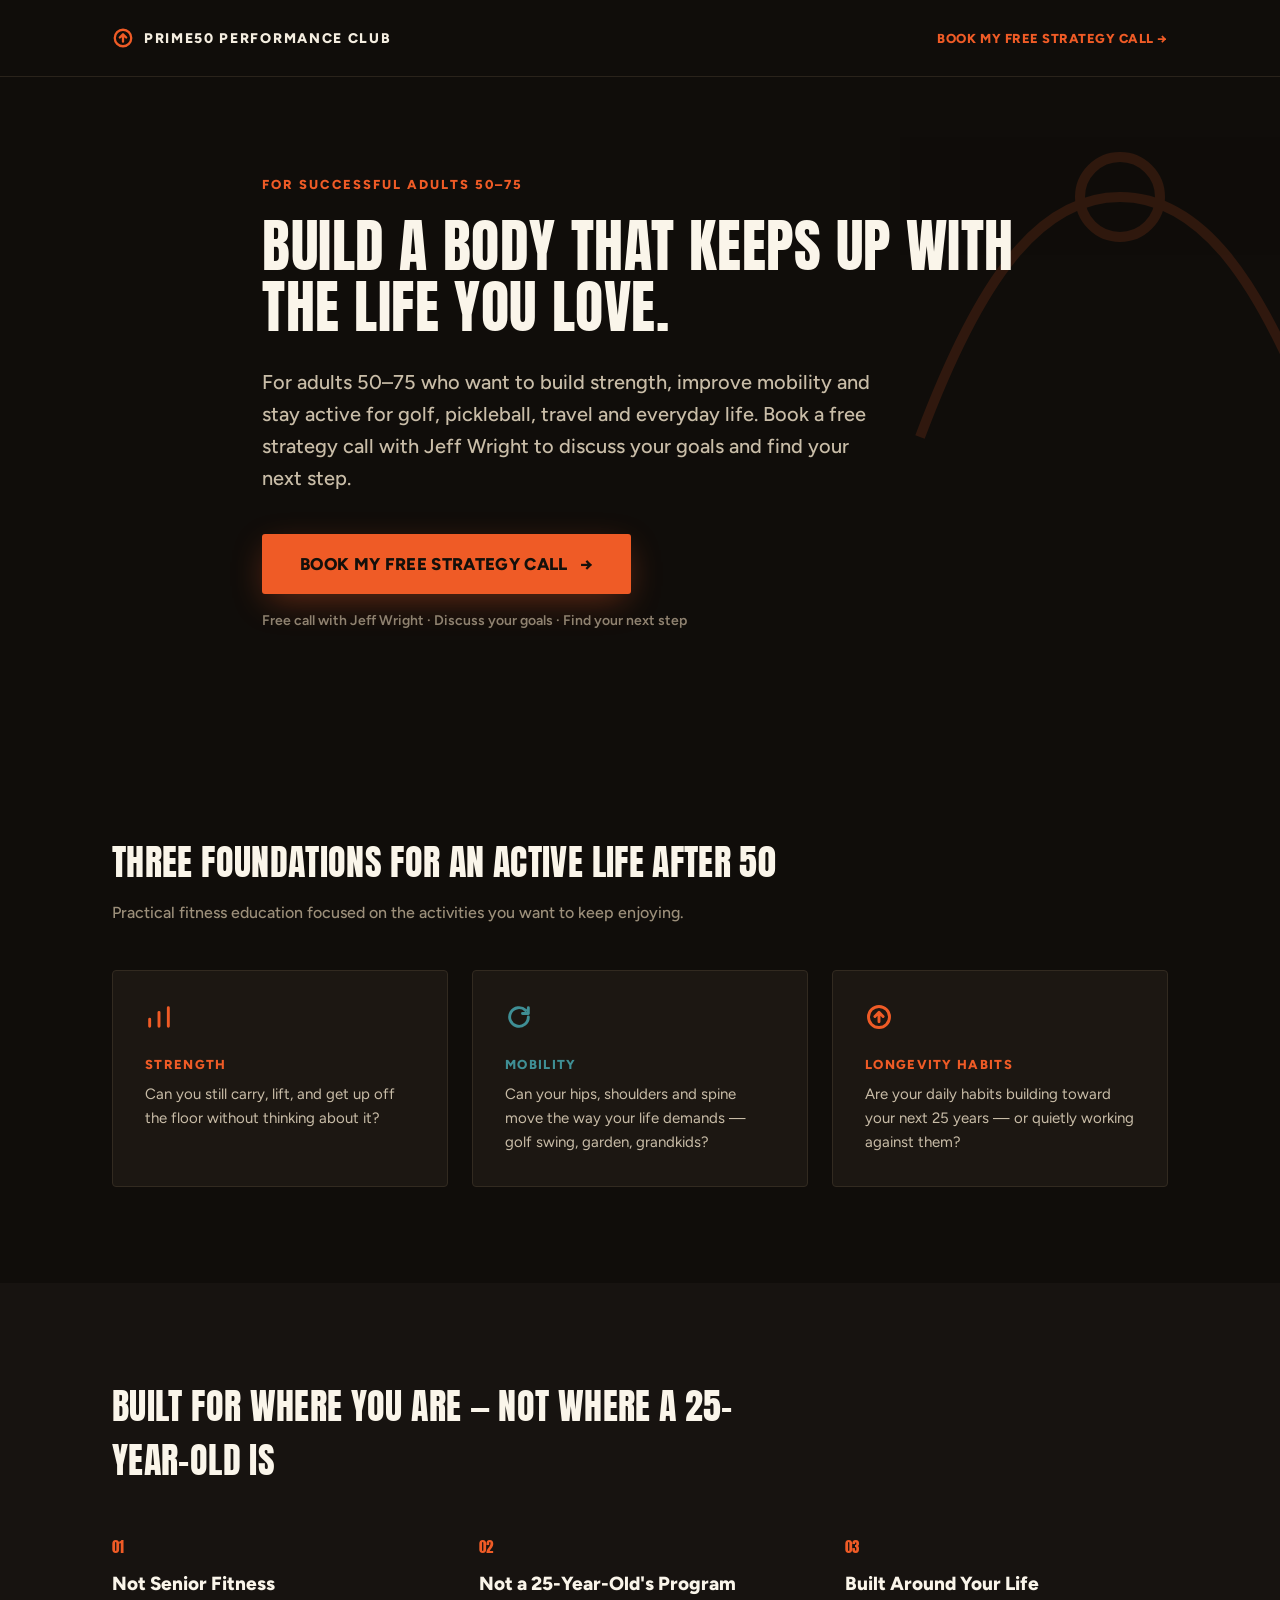
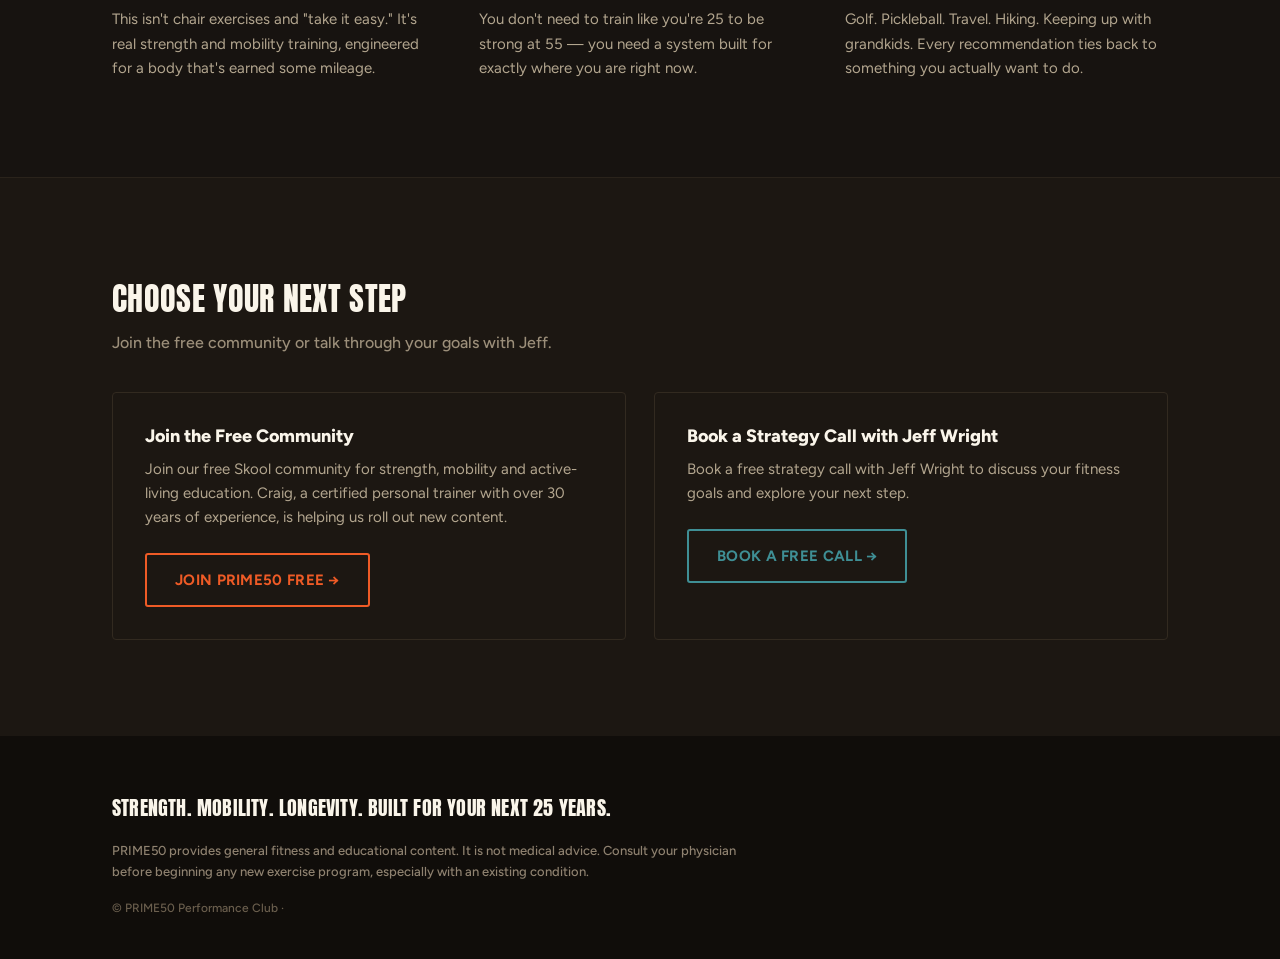
<file: prime50/index.html>
<!doctype html>
<html>
<head>
  <meta charset="utf-8"><meta name="viewport" content="width=device-width, initial-scale=1"><title>PRIME50 Performance Club | Free Strategy Call with Jeff Wright</title><meta name="description" content="Build strength, improve mobility and stay active after 50. Join PRIME50 free or book a strategy call with Jeff Wright.">
</head>
<body>


  <link rel="stylesheet" href="https://fonts.googleapis.com/css2?family=Anton&family=Figtree:wght@400;500;600;700;800&display=swap">
  <style>
    * { box-sizing: border-box; }
    html, body { margin: 0; padding: 0; background: #100d0a; }
    body {
      font-family: 'Figtree', system-ui, -apple-system, 'Segoe UI', sans-serif;
      color: #f4ede0;
      -webkit-font-smoothing: antialiased;
    }
    h1, h2, .display { font-family: 'Anton', 'Arial Narrow', sans-serif; font-weight: 400; text-transform: uppercase; letter-spacing: 0.01em; }
    a { text-decoration: none; }
    .container { max-width: 1120px; margin: 0 auto; padding: 0 32px; }
    .btn-primary {
      display: inline-flex; align-items: center; gap: 12px;
      padding: 20px 38px; border-radius: 3px; font-size: 17px; font-weight: 800;
      letter-spacing: 0.02em; text-transform: uppercase; color: #14100b; white-space: nowrap;
    }
    .btn-secondary {
      display: inline-flex; align-items: center; justify-content: center; gap: 10px;
      padding: 16px 28px; border-radius: 3px; font-size: 15px; font-weight: 700;
      text-transform: uppercase; letter-spacing: 0.02em;
      border-width: 2px; border-style: solid; background: transparent;
    }
    .card {
      background: #1c1712; border: 1px solid #322a20; border-radius: 4px; padding: 32px;
    }
    .eyebrow {
      font-size: 13px; font-weight: 800; letter-spacing: 0.16em; text-transform: uppercase;
    }
  a:focus-visible{outline:3px solid #fff;outline-offset:6px}.btn-primary:hover{filter:brightness(1.12)}
@media(max-width:760px){.container{padding-left:20px;padding-right:20px}h1{font-size:clamp(36px,9vw,58px)!important}h2{font-size:29px!important}.container[style*="display:grid"]{grid-template-columns:1fr!important;gap:20px!important}.btn-primary,.btn-secondary{white-space:normal;text-align:center;justify-content:center;max-width:100%;padding:17px 22px}.container[style*="height:76px"]{height:auto!important;min-height:76px;gap:15px;flex-wrap:wrap;padding-top:16px;padding-bottom:16px}.container[style*="height:76px"] a{font-size:11px}}
</style>


<div style="width:100%; overflow:hidden; background:#100d0a;">

  <!-- TOP BAR -->
  <div style="border-bottom: 1px solid #2a231b;">
    <div class="container" style="display:flex; align-items:center; justify-content:space-between; height:76px;">
      <div style="display:flex; align-items:center; gap:10px;">
        <svg width="22" height="22" viewBox="0 0 24 24" fill="none" stroke="#ef5b26" stroke-width="2.5" stroke-linecap="round" stroke-linejoin="round"><circle cx="12" cy="12" r="9"/><path d="M12 16V8M8.5 11.5 12 8l3.5 3.5"/></svg>
        <span style="font-size:14px; font-weight:800; letter-spacing:0.12em;">PRIME50 PERFORMANCE CLUB</span>
      </div>
      <a href="https://meetings-na2.hubspot.com/jeff41?uuid=bf0c4828-f60f-4013-8f73-e1469f38b978" style="font-size:13px; font-weight:800; letter-spacing:0.04em; text-transform:uppercase; color:#ef5b26;">Book My Free Strategy Call →</a>
    </div>
  </div>

  <!-- HERO -->
  <div style="position:relative; padding:100px 0 0; clip-path: polygon(0 0, 100% 0, 100% 92%, 0 100%);">
    <svg style="position:absolute; top:0; right:-80px; opacity:0.14;" width="480" height="480" viewBox="0 0 24 24" fill="none" stroke="#ef5b26" stroke-width="0.5"><path d="M2 18c3-8 6-12 10-12s7 4 10 12"/><circle cx="12" cy="6" r="2"/></svg>
    <div class="container" style="position:relative; max-width:820px; padding-bottom:110px;">
      <div class="eyebrow" style="color:#ef5b26; margin-bottom:24px;">For Successful Adults 50&ndash;75</div>
      <h1 style="font-size:58px; line-height:1.05; margin:0 0 28px; color:#faf5ea;">Build a Body That Keeps Up With the Life You Love.</h1>
      <p style="font-size:20px; line-height:1.6; color:#c9bda8; margin:0 0 40px; max-width:620px; font-weight:500;">For adults 50–75 who want to build strength, improve mobility and stay active for golf, pickleball, travel and everyday life. Book a free strategy call with Jeff Wright to discuss your goals and find your next step.</p>
      <a class="btn-primary" href="https://meetings-na2.hubspot.com/jeff41?uuid=bf0c4828-f60f-4013-8f73-e1469f38b978" style="background:#ef5b26; box-shadow: 0 10px 34px -6px #ef5b2666;">Book My Free Strategy Call <span>&rarr;</span></a>
      <div style="font-size:14px; color:#8f8270; margin-top:18px; font-weight:600;">Free call with Jeff Wright &middot; Discuss your goals &middot; Find your next step</div>
    </div>
  </div>

  <!-- SCORE CATEGORIES -->
  <div style="padding:96px 0;">
    <div class="container">
      <h2 style="font-size:36px; margin:0 0 14px; max-width:680px; color:#faf5ea;">Three Foundations for an Active Life After 50</h2>
      <p style="font-size:16px; color:#9c8f7a; margin:0 0 48px; font-weight:500;">Practical fitness education focused on the activities you want to keep enjoying.</p>
      <div style="display:grid; grid-template-columns:repeat(3, minmax(0, 1fr)); gap:24px;">
        <div class="card">
          <svg width="28" height="28" viewBox="0 0 24 24" fill="none" stroke="#ef5b26" stroke-width="2.5" stroke-linecap="round" stroke-linejoin="round"><path d="M4 20V14M12 20V8M20 20V4"/></svg>
          <div style="font-size:13px; font-weight:800; letter-spacing:0.1em; text-transform:uppercase; color:#ef5b26; margin:22px 0 10px;">Strength</div>
          <p style="font-size:15px; line-height:1.6; color:#c9bda8; margin:0;">Can you still carry, lift, and get up off the floor without thinking about it?</p>
        </div>
        <div class="card">
          <svg width="28" height="28" viewBox="0 0 24 24" fill="none" stroke="#3f8f95" stroke-width="2.5" stroke-linecap="round" stroke-linejoin="round"><path d="M20 12a8 8 0 1 1-2.34-5.66M20 4v5h-5"/></svg>
          <div style="font-size:13px; font-weight:800; letter-spacing:0.1em; text-transform:uppercase; color:#3f8f95; margin:22px 0 10px;">Mobility</div>
          <p style="font-size:15px; line-height:1.6; color:#c9bda8; margin:0;">Can your hips, shoulders and spine move the way your life demands &mdash; golf swing, garden, grandkids?</p>
        </div>
        <div class="card">
          <svg width="28" height="28" viewBox="0 0 24 24" fill="none" stroke="#ef5b26" stroke-width="2.5" stroke-linecap="round" stroke-linejoin="round"><circle cx="12" cy="12" r="9"/><path d="M12 16V8M8.5 11.5 12 8l3.5 3.5"/></svg>
          <div style="font-size:13px; font-weight:800; letter-spacing:0.1em; text-transform:uppercase; color:#ef5b26; margin:22px 0 10px;">Longevity Habits</div>
          <p style="font-size:15px; line-height:1.6; color:#c9bda8; margin:0;">Are your daily habits building toward your next 25 years &mdash; or quietly working against them?</p>
        </div>
      </div>
    </div>
  </div>

  <!-- WHY DIFFERENT -->
  <div style="background:#171310; padding:96px 0;">
    <div class="container">
      <h2 style="font-size:36px; margin:0 0 48px; max-width:680px; color:#faf5ea;">Built for Where You Are &mdash; Not Where a 25-Year-Old Is</h2>
      <div style="display:grid; grid-template-columns:repeat(3, minmax(0, 1fr)); gap:44px;">
        <div>
          <div class="display" style="font-size:15px; color:#ef5b26; margin-bottom:14px;">01</div>
          <div style="font-size:19px; font-weight:800; margin-bottom:12px; color:#faf5ea;">Not Senior Fitness</div>
          <p style="font-size:15px; line-height:1.65; color:#b3a68f; margin:0;">This isn't chair exercises and "take it easy." It's real strength and mobility training, engineered for a body that's earned some mileage.</p>
        </div>
        <div>
          <div class="display" style="font-size:15px; color:#ef5b26; margin-bottom:14px;">02</div>
          <div style="font-size:19px; font-weight:800; margin-bottom:12px; color:#faf5ea;">Not a 25-Year-Old's Program</div>
          <p style="font-size:15px; line-height:1.65; color:#b3a68f; margin:0;">You don't need to train like you're 25 to be strong at 55 &mdash; you need a system built for exactly where you are right now.</p>
        </div>
        <div>
          <div class="display" style="font-size:15px; color:#ef5b26; margin-bottom:14px;">03</div>
          <div style="font-size:19px; font-weight:800; margin-bottom:12px; color:#faf5ea;">Built Around Your Life</div>
          <p style="font-size:15px; line-height:1.65; color:#b3a68f; margin:0;">Golf. Pickleball. Travel. Hiking. Keeping up with grandkids. Every recommendation ties back to something you actually want to do.</p>
        </div>
      </div>
    </div>
  </div>

  <!-- SECONDARY PATHS -->
  <div style="background:#1c1712; border-top:1px solid #2a231b; padding:96px 0;">
    <div class="container">
      <h2 style="font-size:32px; margin:0 0 10px; color:#faf5ea;">Choose Your Next Step</h2>
      <p style="font-size:16px; color:#9c8f7a; margin:0 0 40px; font-weight:500;">Join the free community or talk through your goals with Jeff.</p>
      <div style="display:grid; grid-template-columns:repeat(2, minmax(0, 1fr)); gap:28px;">
        <div class="card">
          <div style="font-size:18px; font-weight:800; margin-bottom:10px; color:#faf5ea;">Join the Free Community</div>
          <p style="font-size:15px; line-height:1.6; color:#b3a68f; margin:0 0 24px;">Join our free Skool community for strength, mobility and active-living education. Craig, a certified personal trainer with over 30 years of experience, is helping us roll out new content.</p>
          <a class="btn-secondary" href="https://www.skool.com/prime50-performance-club/about?ref=153042054a0a455a9e3933073dbb2e41" style="border-color:#ef5b26; color:#ef5b26;">Join PRIME50 Free &rarr;</a>
        </div>
        <div class="card">
          <div style="font-size:18px; font-weight:800; margin-bottom:10px; color:#faf5ea;">Book a Strategy Call with Jeff Wright</div>
          <p style="font-size:15px; line-height:1.6; color:#b3a68f; margin:0 0 24px;">Book a free strategy call with Jeff Wright to discuss your fitness goals and explore your next step.</p>
          <a class="btn-secondary" href="https://meetings-na2.hubspot.com/jeff41?uuid=bf0c4828-f60f-4013-8f73-e1469f38b978" style="border-color:#3f8f95; color:#3f8f95;">Book a Free Call &rarr;</a>
        </div>
      </div>
    </div>
  </div>

  <!-- FOOTER -->
  <div style="padding:56px 0 44px;">
    <div class="container">
      <div class="display" style="font-size:20px; margin-bottom:18px; color:#faf5ea;">Strength. Mobility. Longevity. Built for Your Next 25 Years.</div>
      <p style="font-size:13px; line-height:1.6; color:#8f8270; max-width:640px; margin:0 0 18px; font-weight:500;">PRIME50 provides general fitness and educational content. It is not medical advice. Consult your physician before beginning any new exercise program, especially with an existing condition.</p>
      <div style="font-size:12px; color:#6b5f4e; font-weight:500;">&copy; PRIME50 Performance Club &middot; </div>
    </div>
  </div>

</div>


</body>
</html>
</file>
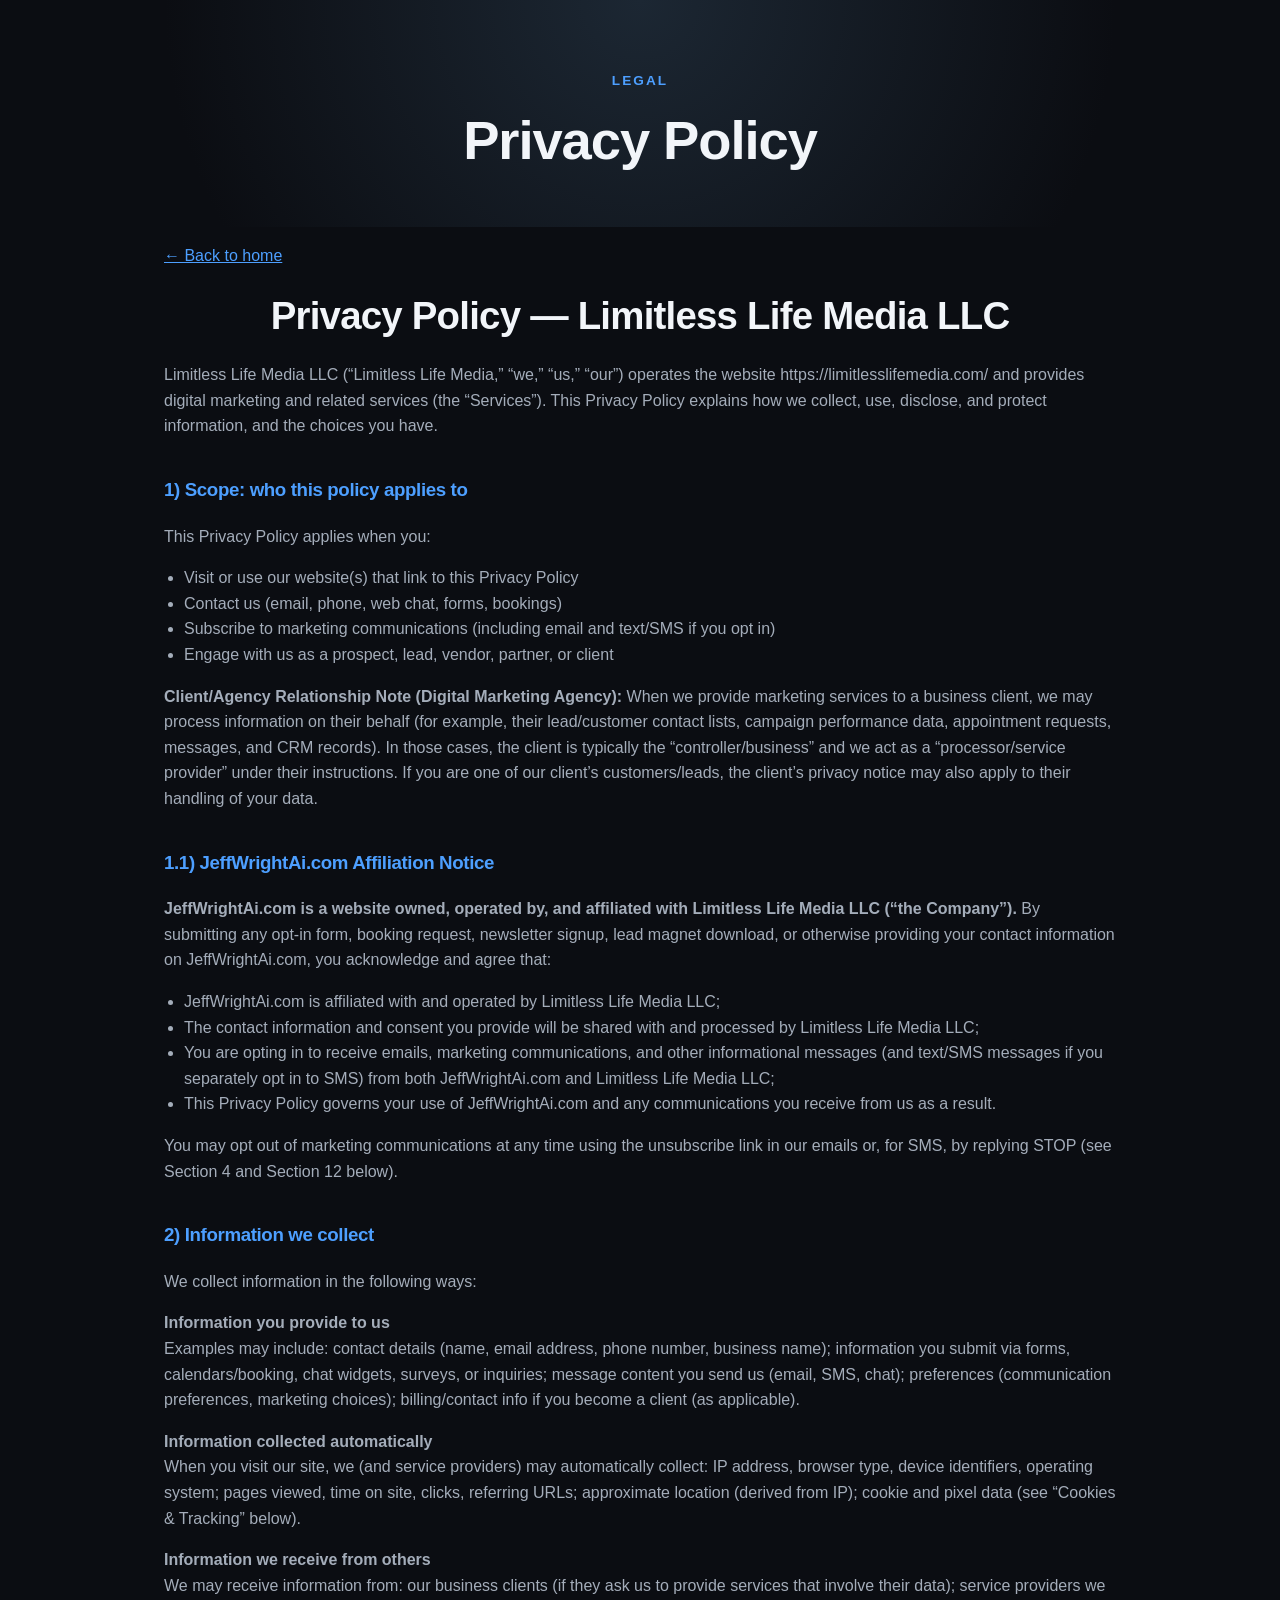
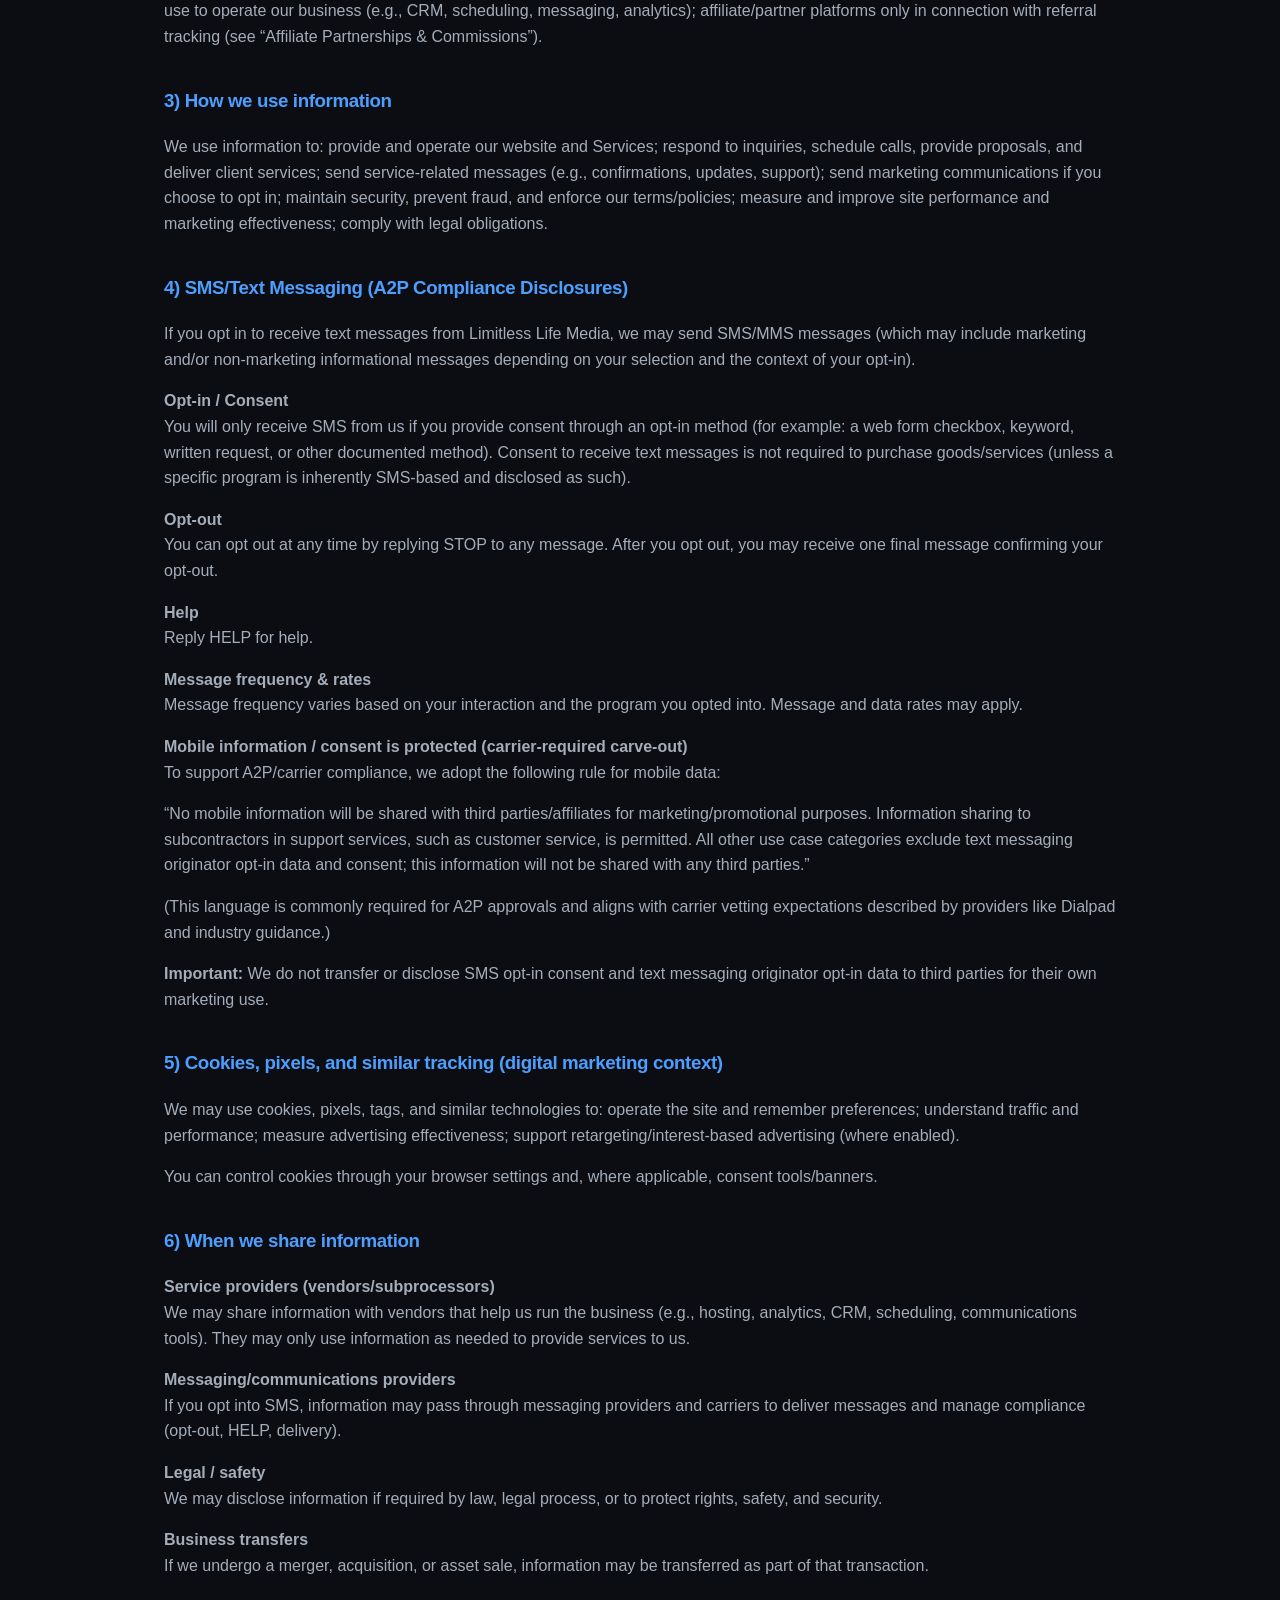
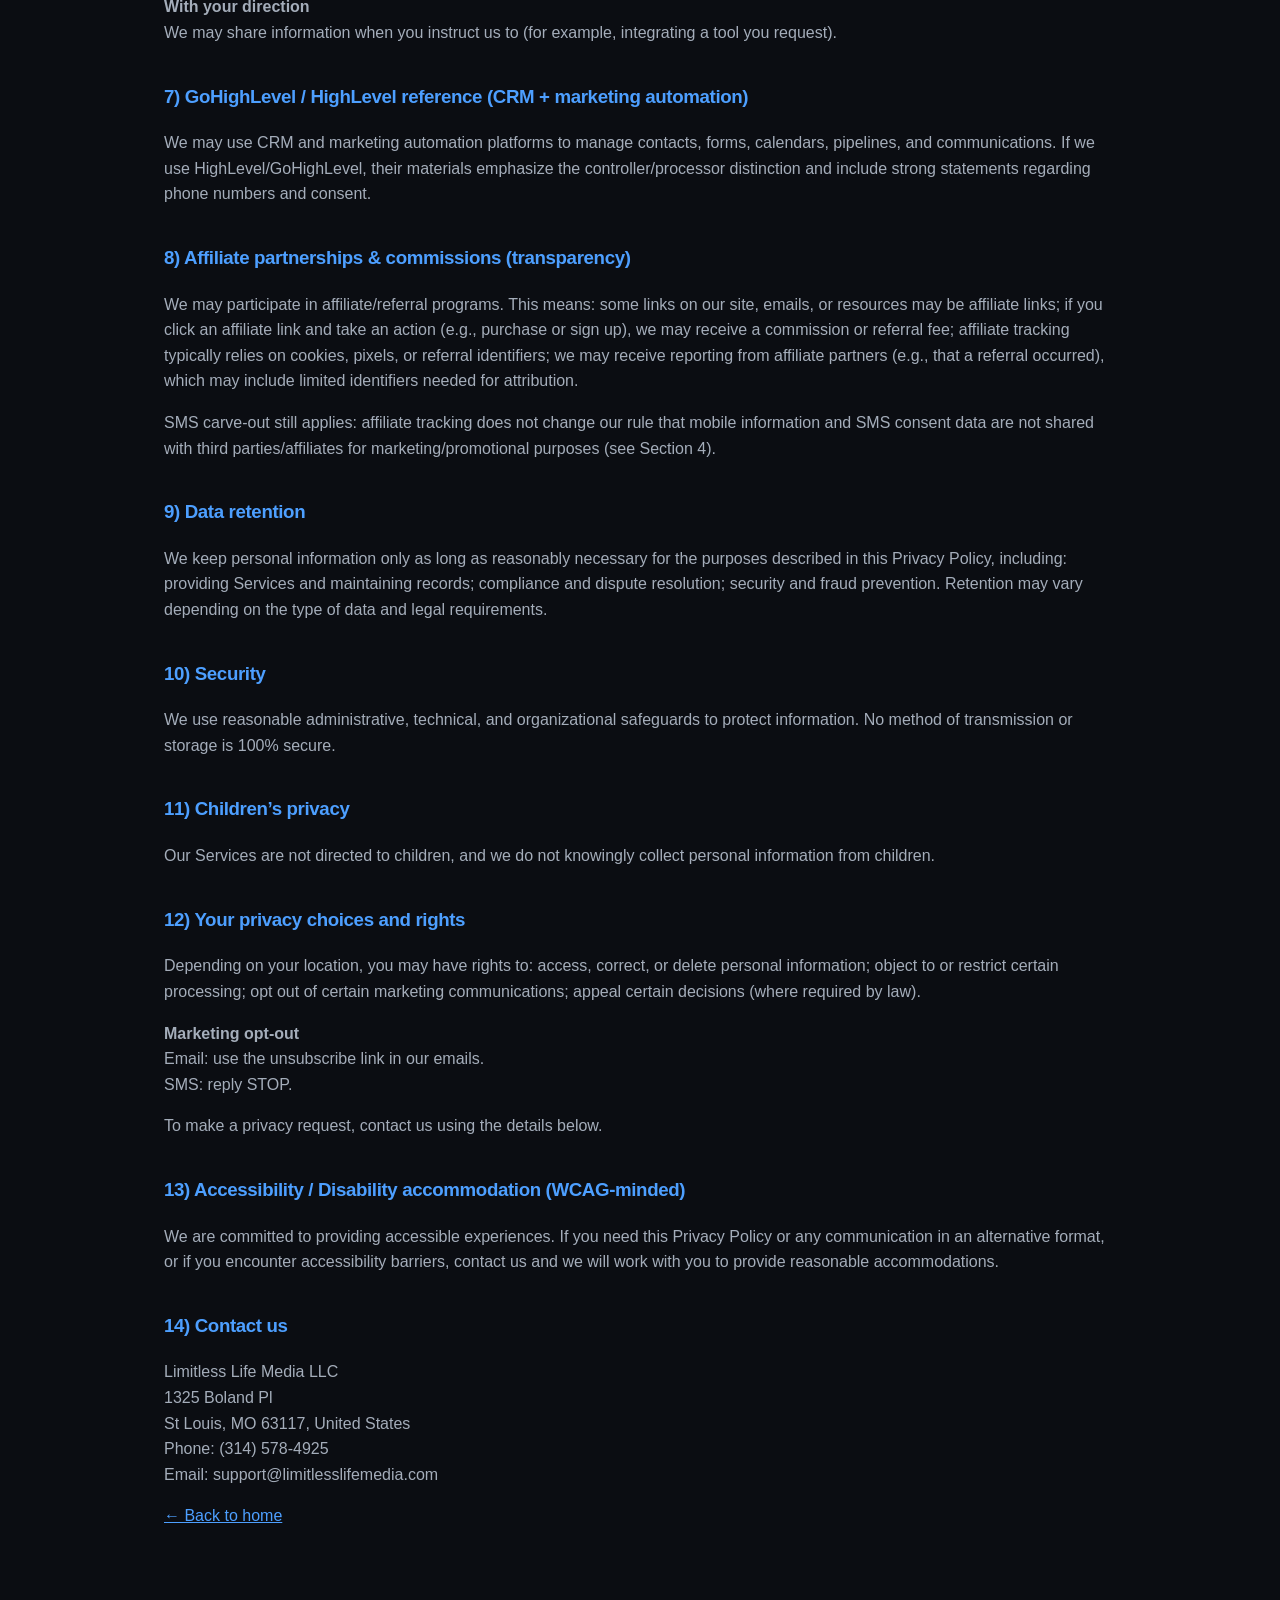
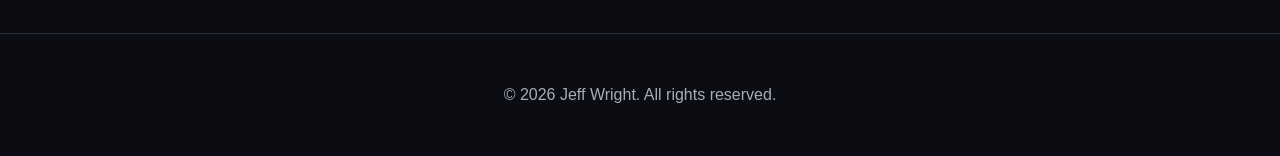
<file: privacy.html>
<!DOCTYPE html>
<html lang="en">
<head>
<meta charset="UTF-8">
<meta name="viewport" content="width=device-width, initial-scale=1.0">
<title>Privacy Policy | Jeff Wright | AI Adoption & Enablement</title>
<link rel="stylesheet" href="style.css">
</head>
<body>

<header class="hero legal-hero">
  <div class="container">
    <p class="eyebrow">Legal</p>
    <h1>Privacy Policy</h1>
  </div>
</header>

<section class="section legal-content">
  <div class="container">
    <p><a href="index.html">&larr; Back to home</a></p>

    <h2>Privacy Policy &mdash; Limitless Life Media LLC</h2>
    <p>Limitless Life Media LLC (&ldquo;Limitless Life Media,&rdquo; &ldquo;we,&rdquo; &ldquo;us,&rdquo; &ldquo;our&rdquo;) operates the website https://limitlesslifemedia.com/ and provides digital marketing and related services (the &ldquo;Services&rdquo;). This Privacy Policy explains how we collect, use, disclose, and protect information, and the choices you have.</p>

    <h3>1) Scope: who this policy applies to</h3>
    <p>This Privacy Policy applies when you:</p>
    <ul>
      <li>Visit or use our website(s) that link to this Privacy Policy</li>
      <li>Contact us (email, phone, web chat, forms, bookings)</li>
      <li>Subscribe to marketing communications (including email and text/SMS if you opt in)</li>
      <li>Engage with us as a prospect, lead, vendor, partner, or client</li>
    </ul>
    <p><strong>Client/Agency Relationship Note (Digital Marketing Agency):</strong> When we provide marketing services to a business client, we may process information on their behalf (for example, their lead/customer contact lists, campaign performance data, appointment requests, messages, and CRM records). In those cases, the client is typically the &ldquo;controller/business&rdquo; and we act as a &ldquo;processor/service provider&rdquo; under their instructions. If you are one of our client&rsquo;s customers/leads, the client&rsquo;s privacy notice may also apply to their handling of your data.</p>

    <h3>1.1) JeffWrightAi.com Affiliation Notice</h3>
    <p><strong>JeffWrightAi.com is a website owned, operated by, and affiliated with Limitless Life Media LLC (&ldquo;the Company&rdquo;).</strong> By submitting any opt-in form, booking request, newsletter signup, lead magnet download, or otherwise providing your contact information on JeffWrightAi.com, you acknowledge and agree that:</p>
    <ul>
      <li>JeffWrightAi.com is affiliated with and operated by Limitless Life Media LLC;</li>
      <li>The contact information and consent you provide will be shared with and processed by Limitless Life Media LLC;</li>
      <li>You are opting in to receive emails, marketing communications, and other informational messages (and text/SMS messages if you separately opt in to SMS) from both JeffWrightAi.com and Limitless Life Media LLC;</li>
      <li>This Privacy Policy governs your use of JeffWrightAi.com and any communications you receive from us as a result.</li>
    </ul>
    <p>You may opt out of marketing communications at any time using the unsubscribe link in our emails or, for SMS, by replying STOP (see Section 4 and Section 12 below).</p>

    <h3>2) Information we collect</h3>
    <p>We collect information in the following ways:</p>
    <p><strong>Information you provide to us</strong><br>Examples may include: contact details (name, email address, phone number, business name); information you submit via forms, calendars/booking, chat widgets, surveys, or inquiries; message content you send us (email, SMS, chat); preferences (communication preferences, marketing choices); billing/contact info if you become a client (as applicable).</p>
    <p><strong>Information collected automatically</strong><br>When you visit our site, we (and service providers) may automatically collect: IP address, browser type, device identifiers, operating system; pages viewed, time on site, clicks, referring URLs; approximate location (derived from IP); cookie and pixel data (see &ldquo;Cookies &amp; Tracking&rdquo; below).</p>
    <p><strong>Information we receive from others</strong><br>We may receive information from: our business clients (if they ask us to provide services that involve their data); service providers we use to operate our business (e.g., CRM, scheduling, messaging, analytics); affiliate/partner platforms only in connection with referral tracking (see &ldquo;Affiliate Partnerships &amp; Commissions&rdquo;).</p>

    <h3>3) How we use information</h3>
    <p>We use information to: provide and operate our website and Services; respond to inquiries, schedule calls, provide proposals, and deliver client services; send service-related messages (e.g., confirmations, updates, support); send marketing communications if you choose to opt in; maintain security, prevent fraud, and enforce our terms/policies; measure and improve site performance and marketing effectiveness; comply with legal obligations.</p>

    <h3>4) SMS/Text Messaging (A2P Compliance Disclosures)</h3>
    <p>If you opt in to receive text messages from Limitless Life Media, we may send SMS/MMS messages (which may include marketing and/or non-marketing informational messages depending on your selection and the context of your opt-in).</p>
    <p><strong>Opt-in / Consent</strong><br>You will only receive SMS from us if you provide consent through an opt-in method (for example: a web form checkbox, keyword, written request, or other documented method). Consent to receive text messages is not required to purchase goods/services (unless a specific program is inherently SMS-based and disclosed as such).</p>
    <p><strong>Opt-out</strong><br>You can opt out at any time by replying STOP to any message. After you opt out, you may receive one final message confirming your opt-out.</p>
    <p><strong>Help</strong><br>Reply HELP for help.</p>
    <p><strong>Message frequency &amp; rates</strong><br>Message frequency varies based on your interaction and the program you opted into. Message and data rates may apply.</p>
    <p><strong>Mobile information / consent is protected (carrier-required carve-out)</strong><br>To support A2P/carrier compliance, we adopt the following rule for mobile data:</p>
    <p>&ldquo;No mobile information will be shared with third parties/affiliates for marketing/promotional purposes. Information sharing to subcontractors in support services, such as customer service, is permitted. All other use case categories exclude text messaging originator opt-in data and consent; this information will not be shared with any third parties.&rdquo;</p>
    <p>(This language is commonly required for A2P approvals and aligns with carrier vetting expectations described by providers like Dialpad and industry guidance.)</p>
    <p><strong>Important:</strong> We do not transfer or disclose SMS opt-in consent and text messaging originator opt-in data to third parties for their own marketing use.</p>

    <h3>5) Cookies, pixels, and similar tracking (digital marketing context)</h3>
    <p>We may use cookies, pixels, tags, and similar technologies to: operate the site and remember preferences; understand traffic and performance; measure advertising effectiveness; support retargeting/interest-based advertising (where enabled).</p>
    <p>You can control cookies through your browser settings and, where applicable, consent tools/banners.</p>

    <h3>6) When we share information</h3>
    <p><strong>Service providers (vendors/subprocessors)</strong><br>We may share information with vendors that help us run the business (e.g., hosting, analytics, CRM, scheduling, communications tools). They may only use information as needed to provide services to us.</p>
    <p><strong>Messaging/communications providers</strong><br>If you opt into SMS, information may pass through messaging providers and carriers to deliver messages and manage compliance (opt-out, HELP, delivery).</p>
    <p><strong>Legal / safety</strong><br>We may disclose information if required by law, legal process, or to protect rights, safety, and security.</p>
    <p><strong>Business transfers</strong><br>If we undergo a merger, acquisition, or asset sale, information may be transferred as part of that transaction.</p>
    <p><strong>With your direction</strong><br>We may share information when you instruct us to (for example, integrating a tool you request).</p>

    <h3>7) GoHighLevel / HighLevel reference (CRM + marketing automation)</h3>
    <p>We may use CRM and marketing automation platforms to manage contacts, forms, calendars, pipelines, and communications. If we use HighLevel/GoHighLevel, their materials emphasize the controller/processor distinction and include strong statements regarding phone numbers and consent.</p>

    <h3>8) Affiliate partnerships &amp; commissions (transparency)</h3>
    <p>We may participate in affiliate/referral programs. This means: some links on our site, emails, or resources may be affiliate links; if you click an affiliate link and take an action (e.g., purchase or sign up), we may receive a commission or referral fee; affiliate tracking typically relies on cookies, pixels, or referral identifiers; we may receive reporting from affiliate partners (e.g., that a referral occurred), which may include limited identifiers needed for attribution.</p>
    <p>SMS carve-out still applies: affiliate tracking does not change our rule that mobile information and SMS consent data are not shared with third parties/affiliates for marketing/promotional purposes (see Section 4).</p>

    <h3>9) Data retention</h3>
    <p>We keep personal information only as long as reasonably necessary for the purposes described in this Privacy Policy, including: providing Services and maintaining records; compliance and dispute resolution; security and fraud prevention. Retention may vary depending on the type of data and legal requirements.</p>

    <h3>10) Security</h3>
    <p>We use reasonable administrative, technical, and organizational safeguards to protect information. No method of transmission or storage is 100% secure.</p>

    <h3>11) Children&rsquo;s privacy</h3>
    <p>Our Services are not directed to children, and we do not knowingly collect personal information from children.</p>

    <h3>12) Your privacy choices and rights</h3>
    <p>Depending on your location, you may have rights to: access, correct, or delete personal information; object to or restrict certain processing; opt out of certain marketing communications; appeal certain decisions (where required by law).</p>
    <p><strong>Marketing opt-out</strong><br>Email: use the unsubscribe link in our emails.<br>SMS: reply STOP.</p>
    <p>To make a privacy request, contact us using the details below.</p>

    <h3>13) Accessibility / Disability accommodation (WCAG-minded)</h3>
    <p>We are committed to providing accessible experiences. If you need this Privacy Policy or any communication in an alternative format, or if you encounter accessibility barriers, contact us and we will work with you to provide reasonable accommodations.</p>

    <h3>14) Contact us</h3>
    <p>Limitless Life Media LLC<br>
    1325 Boland Pl<br>
    St Louis, MO 63117, United States<br>
    Phone: (314) 578-4925<br>
    Email: support@limitlesslifemedia.com</p>

    <p><a href="index.html">&larr; Back to home</a></p>
  </div>
</section>

<footer>
  <div class="container">
    <p>&copy; 2026 Jeff Wright. All rights reserved.</p>
  </div>
</footer>

</body>
</html>
</file>
<file: dj/style.css>
:root{--bg:#10110f;--panel:#181916;--gold:#d8c49a;--ink:#f2efe7;--muted:#acada3;--line:#37392f}*{box-sizing:border-box}html{scroll-behavior:smooth;scroll-padding-top:35px}body{margin:0;background:var(--bg);color:var(--ink);font-family:Arial,Helvetica,sans-serif;line-height:1.6}a{color:inherit;text-decoration:none}a:focus-visible,summary:focus-visible,video:focus-visible{outline:2px solid var(--gold);outline-offset:6px}header,footer,.section,.hero{max-width:1440px;margin:auto}header{padding:30px 6%;display:flex;align-items:center;justify-content:space-between;border-bottom:1px solid var(--line)}.brand{font-family:Georgia,serif;font-size:25px;letter-spacing:5px;line-height:1.3}.brand span{display:block;font-family:Arial,sans-serif;font-size:8px;letter-spacing:4px;color:var(--gold);margin-top:6px}nav{display:flex;align-items:center;gap:32px;font-size:12px}nav a:hover,.text-link:hover,footer a:hover{color:var(--gold)}.nav-cta{border-bottom:1px solid var(--gold);padding-bottom:6px}.hero{display:grid;grid-template-columns:1.15fr 1fr;min-height:760px;padding:60px 6% 65px;gap:50px;align-items:center}.eyebrow{font-size:10px;letter-spacing:2.5px;font-weight:600;color:var(--gold);margin:0 0 28px}.dot{display:inline-block;width:6px;height:6px;background:var(--gold);border-radius:50%;margin-right:8px}h1,h2,h3,p{margin-top:0}h1,h2{font-family:Georgia,'Times New Roman',serif;font-weight:400;letter-spacing:-3px;line-height:1.03}h1{font-size:clamp(64px,6.4vw,96px);margin-bottom:28px}em{color:var(--gold);font-weight:400}p{color:var(--muted)}.intro{font-size:15px;max-width:445px;line-height:1.8}.actions{display:flex;align-items:center;gap:26px;flex-wrap:wrap;margin:30px 0}.button,.outline-button{display:inline-flex;align-items:center;justify-content:space-between;gap:32px;padding:17px 24px;background:var(--gold);color:#171914;font-size:12px;font-weight:bold;border:1px solid var(--gold);transition:background .2s,transform .2s}.button:hover{background:#eee0bf;transform:translateY(-2px)}.outline-button{color:var(--gold);background:transparent}.outline-button:hover{background:#26271f}.text-link{font-size:12px;border-bottom:1px solid var(--line);padding:9px 0}.small{font-size:8px;letter-spacing:1.5px;margin-top:24px}.hero-image{position:relative;align-self:stretch;min-height:620px;background:#22251e;overflow:hidden}.hero-image img{height:100%;width:100%;object-fit:cover;position:absolute;object-position:50% 40%}.hero-image:after{content:'';position:absolute;inset:0;background:linear-gradient(180deg,rgba(0,0,0,.2),transparent 45%,rgba(0,0,0,.8))}.image-label{position:absolute;top:23px;left:22px;right:22px;display:flex;justify-content:space-between;gap:15px;z-index:1;font-size:8px;letter-spacing:1.5px;color:var(--gold)}.portrait-caption{position:absolute;bottom:30px;left:30px;z-index:1;font-family:Georgia,serif;font-size:32px}.portrait-caption span{display:block;font:9px Arial,sans-serif;color:var(--gold);letter-spacing:3px;margin-top:9px}.marquee{border-block:1px solid var(--line);display:flex;justify-content:space-evenly;align-items:center;padding:23px 5%;gap:15px;color:var(--gold);font-size:11px;letter-spacing:2px}.marquee i{font-style:normal;font-size:18px}.section{padding:100px 6%}h2{font-size:clamp(42px,4.6vw,68px);margin-bottom:26px}.experience,.faq{display:grid;grid-template-columns:1fr 1fr;gap:70px}.section-copy{max-width:460px;padding-top:40px;font-size:14px}.lead{font-size:23px;line-height:1.5;color:var(--ink)}.occasions{padding-top:10px;padding-bottom:85px}.occasion-grid,.steps{display:grid;grid-template-columns:repeat(3,1fr);gap:40px}.occasion-grid article{border-top:1px solid var(--line);padding-top:25px}.occasion-grid article>span{font:italic 24px Georgia,serif;color:var(--gold)}h3{font-family:Georgia,serif;font-size:26px;font-weight:400;margin:18px 0 13px}article p{font-size:13px;line-height:1.85}.film{display:grid;grid-template-columns:1fr 1fr;gap:80px;align-items:center;background:var(--panel)}.film-heading{max-width:470px}.film-heading>p:not(.eyebrow){font-size:14px;margin:25px 0}.film-player{width:100%;max-width:340px;justify-self:center}.film-player video{display:block;width:100%;background:#08090b;max-height:600px}.film-player>p{display:flex;justify-content:space-between;font-size:8px;letter-spacing:1.5px;margin:17px 0 0;color:var(--gold)}.process{border-bottom:1px solid var(--line)}.steps{margin-top:55px}.steps article>span{font-size:9px;letter-spacing:2px;color:var(--gold)}.faq details{border-bottom:1px solid var(--line);padding:20px 0}.faq summary{cursor:pointer;color:var(--ink);font-size:15px;padding-right:15px}.faq details p{font-size:13px;line-height:1.85;margin-top:15px;margin-bottom:0}.booking{text-align:center;background:radial-gradient(ellipse at bottom,#303325 0%,var(--panel) 65%);border-block:1px solid var(--line)}.booking h2{font-size:clamp(50px,6vw,88px)}.booking>p{font-size:14px}.booking .actions{justify-content:center}.booking .phone{display:block;font-size:18px;letter-spacing:2px}.booking p.small{font-size:8px;margin:25px auto 0;max-width:90%}footer{padding:45px 6%;display:flex;justify-content:space-between;align-items:center;gap:30px}footer p,footer a:not(.brand){font-size:10px}footer p{margin:8px 0 0}.skip{position:absolute;top:-100px;left:20px;z-index:10;background:var(--gold);color:#111;padding:12px}.skip:focus{top:10px}@media(min-width:1500px){.marquee{max-width:1440px;margin:auto}}@media(max-width:900px){header{padding:24px 5%}nav{gap:20px}nav>a:not(.nav-cta){display:none}.hero{gap:28px;padding-inline:5%;min-height:auto}.hero-image{min-height:550px}h1{font-size:67px}.actions{gap:17px}.section{padding:75px 5%}.experience,.faq,.film{gap:35px}.occasion-grid,.steps{gap:25px}.small{font-size:7px}.marquee{font-size:9px;letter-spacing:1px}}@media(max-width:600px){header{padding:23px 6%}.brand{font-size:20px}nav .nav-cta{font-size:10px}.hero{grid-template-columns:1fr;padding:42px 6%;gap:35px}.eyebrow{font-size:8px;letter-spacing:1.6px;margin-bottom:25px}h1{font-size:69px}.hero-copy{max-width:460px}.hero-image{min-height:470px}.hero-image img{object-position:center 35%}.hero .small{font-size:7px}.intro{font-size:14px}.marquee{flex-wrap:wrap;justify-content:center;gap:13px;padding:20px 6%}.marquee i:last-child{display:none}.marquee span{font-size:8px}.experience,.faq,.film{grid-template-columns:1fr;gap:22px}.section{padding:65px 6%}.section-copy{padding-top:0}.occasion-grid,.steps{grid-template-columns:1fr;gap:25px}.occasions{padding-top:0}.occasion-grid article{padding-top:18px}.occasion-grid h3{margin-top:8px}.film-player{max-width:330px;margin-top:20px}.film-heading h2{font-size:49px}.steps{margin-top:32px}.steps article{border-top:1px solid var(--line);padding-top:20px}.booking .actions{gap:14px}.booking .button,.booking .outline-button{width:100%;justify-content:center}.booking .small{line-height:1.9}footer{flex-direction:column;text-align:center;gap:22px;padding-block:40px}h2{letter-spacing:-2px}.phone{padding:6px}}@media(prefers-reduced-motion:reduce){html{scroll-behavior:auto}*{transition:none!important}}

.testimonial{text-align:center;border-top:1px solid var(--line)}.testimonial-card{display:flex;align-items:center;gap:28px;text-align:left;max-width:740px;margin:38px auto 0;padding:35px;border:1px solid var(--line);background:var(--panel)}.testimonial-photo{width:88px;height:88px;flex:0 0 88px;border-radius:50%;background:#292c24;border:1px dashed #777a68;display:flex;flex-direction:column;align-items:center;justify-content:center;overflow:hidden}.testimonial-photo svg{width:48px;height:48px;fill:none;stroke:var(--gold);stroke-width:2}.testimonial-photo>span{font-size:6px;letter-spacing:1px;color:var(--gold)}.testimonial-photo img{width:100%;height:100%;object-fit:cover}.placeholder-label{font-size:8px;letter-spacing:2px;color:var(--gold);margin-bottom:12px}blockquote{font:italic 24px/1.5 Georgia,serif;margin:0 0 20px;color:var(--ink)}.testimonial-name{font-size:12px;color:var(--ink);margin:0}.testimonial-name span{display:block;color:var(--muted);font-size:10px;margin-top:4px}@media(max-width:600px){.testimonial-card{padding:25px 20px;flex-direction:column;text-align:center;gap:22px}blockquote{font-size:22px}}
</file>
<file: style.css>
:root {
  --bg: #0b0d12;
  --bg-alt: #12151c;
  --accent: #4d9fff;
  --accent-cta: #ff5a36;
  --accent-cta-hover: #ff7452;
  --text: #f2f5f9;
  --text-muted: #a4adba;
  --card-bg: #181c24;
  --border: #2a303c;
}

* {
  box-sizing: border-box;
}

body {
  margin: 0;
  font-family: -apple-system, BlinkMacSystemFont, "Segoe UI", Roboto, Helvetica, Arial, sans-serif;
  background: var(--bg);
  color: var(--text);
  line-height: 1.6;
  overflow-x: hidden;
}

.container {
  max-width: 1000px;
  margin: 0 auto;
  padding: 0 24px;
}

.section {
  padding: 88px 0;
}

.section.alt {
  background: var(--bg-alt);
}

.section.highlight {
  background: linear-gradient(135deg, #241a14, #12151c);
  text-align: center;
}

.section.cta-section {
  text-align: center;
  background: radial-gradient(circle at bottom, #241a14, #0b0d12 70%);
}

h1, h2, h3 {
  margin-top: 0;
  font-weight: 800;
  letter-spacing: -0.02em;
}

h2 {
  font-size: 2.4rem;
  margin-bottom: 16px;
  text-align: center;
}

.kicker {
  text-align: center;
  text-transform: uppercase;
  letter-spacing: 0.12em;
  font-size: 0.8rem;
  font-weight: 700;
  color: var(--accent-cta);
  margin-bottom: 12px;
}

.hero {
  padding: 130px 0 80px;
  text-align: center;
  background: radial-gradient(circle at top, #1c2733, #0b0d12 70%);
}

.hero .eyebrow {
  text-transform: uppercase;
  letter-spacing: 0.15em;
  font-size: 0.85rem;
  font-weight: 700;
  color: var(--accent);
  margin-bottom: 20px;
}

.hero h1 {
  font-size: 3.4rem;
  line-height: 1.1;
  max-width: 820px;
  margin: 0 auto 24px;
}

.hero .tagline {
  max-width: 680px;
  margin: 0 auto 36px;
  color: var(--text-muted);
  font-size: 1.2rem;
}

.microcopy {
  margin-top: 16px;
  font-size: 0.9rem;
  color: var(--text-muted);
}

.btn {
  display: inline-block;
  background: var(--accent);
  color: #fff;
  padding: 16px 32px;
  border-radius: 8px;
  text-decoration: none;
  font-weight: 700;
  border: none;
  cursor: pointer;
  font-size: 1.05rem;
  transition: transform 0.15s ease, background 0.15s ease;
}

.btn:hover {
  transform: translateY(-2px);
}

.btn-cta {
  background: var(--accent-cta);
  box-shadow: 0 8px 24px rgba(255, 90, 54, 0.35);
}

.btn-cta:hover {
  background: var(--accent-cta-hover);
}

.btn-large {
  padding: 20px 44px;
  font-size: 1.2rem;
}

.btn-outline {
  display: inline-block;
  padding: 12px 24px;
  border: 2px solid var(--accent);
  color: var(--accent);
  border-radius: 8px;
  text-decoration: none;
  font-weight: 700;
}

.stats-bar {
  background: var(--card-bg);
  border-top: 1px solid var(--border);
  border-bottom: 1px solid var(--border);
  padding: 32px 0;
}

.stats-grid {
  display: grid;
  grid-template-columns: repeat(auto-fit, minmax(200px, 1fr));
  gap: 24px;
  text-align: center;
}

.stat {
  display: flex;
  flex-direction: column;
  gap: 4px;
}

.stat-number {
  font-size: 1.6rem;
  font-weight: 800;
  color: var(--accent-cta);
}

.stat-label {
  color: var(--text-muted);
  text-transform: uppercase;
  letter-spacing: 0.06em;
  font-size: 0.8rem;
  font-weight: 600;
}

.cards {
  display: grid;
  grid-template-columns: repeat(auto-fit, minmax(240px, 1fr));
  gap: 24px;
}

.card {
  background: var(--card-bg);
  border: 1px solid var(--border);
  border-radius: 12px;
  padding: 28px;
  transition: transform 0.15s ease, border-color 0.15s ease;
}

.card:hover {
  transform: translateY(-4px);
  border-color: var(--accent-cta);
}

.card h3 {
  color: var(--accent);
  margin-bottom: 12px;
  font-size: 1.2rem;
}

.card p {
  color: var(--text-muted);
  margin-bottom: 0;
}

.slot-badge {
  display: inline-block;
  background: rgba(255, 90, 54, 0.15);
  color: var(--accent-cta);
  font-size: 0.75rem;
  font-weight: 700;
  text-transform: uppercase;
  letter-spacing: 0.06em;
  padding: 4px 10px;
  border-radius: 999px;
  margin-bottom: 14px;
}

.fine-print-box {
  margin-top: 40px;
  padding: 28px;
  border: 1px dashed var(--border);
  border-radius: 12px;
  text-align: center;
  background: var(--bg);
}

.fine-print-box p {
  color: var(--text-muted);
  max-width: 720px;
  margin: 0 auto 20px;
  font-size: 0.95rem;
}

.fine-print-box strong {
  color: var(--text);
}

.beta-section {
  background: var(--bg-alt);
}

.beta-grid {
  display: grid;
  grid-template-columns: 1fr 1fr;
  gap: 48px;
  align-items: center;
}

.beta-image {
  min-width: 0;
}

.beta-image img {
  width: 100%;
  height: 100%;
  object-fit: cover;
  border-radius: 16px;
  border: 1px solid var(--border);
  display: block;
  max-height: 420px;
}

.beta-copy {
  min-width: 0;
}

.beta-copy .kicker,
.beta-copy .beta-heading {
  text-align: left;
}

.beta-heading {
  font-size: 2rem;
  margin-bottom: 20px;
}

.beta-lead {
  color: var(--text-muted);
  font-size: 1.1rem;
  margin-bottom: 24px;
}

.beta-list {
  list-style: none;
  padding: 0;
  margin: 0 0 24px;
  display: flex;
  flex-direction: column;
  gap: 12px;
}

.beta-list li {
  padding-left: 28px;
  position: relative;
  color: var(--text);
}

.beta-list li::before {
  content: "\2713";
  position: absolute;
  left: 0;
  color: var(--accent-cta);
  font-weight: 800;
}

.beta-ask {
  color: var(--text-muted);
  font-size: 0.95rem;
  margin-bottom: 28px;
}

@media (max-width: 800px) {
  .beta-grid {
    grid-template-columns: 1fr;
  }
  .beta-copy .kicker,
  .beta-copy .beta-heading,
  .beta-lead,
  .beta-ask {
    text-align: center;
  }
  .beta-list {
    align-items: center;
    text-align: left;
  }
}

.lead-title {
  font-size: 1.5rem;
  font-weight: 800;
  max-width: 680px;
  margin: 0 auto 12px;
}

.lead-form {
  display: flex;
  justify-content: center;
  gap: 12px;
  flex-wrap: wrap;
  margin-top: 28px;
}

.lead-form input {
  padding: 16px 18px;
  border-radius: 8px;
  border: 1px solid var(--border);
  background: var(--card-bg);
  color: var(--text);
  min-width: 280px;
  font-size: 1rem;
}

#about p {
  max-width: 720px;
  margin: 0 auto;
  text-align: center;
  color: var(--text-muted);
  font-size: 1.1rem;
}

.linkme-copy {
  max-width: 620px;
  margin: 0 auto 32px;
  text-align: center;
  color: var(--text-muted);
  font-size: 1.1rem;
}

.linkme-btn {
  display: inline-flex;
  align-items: center;
  gap: 10px;
}

.linkme-icon {
  flex-shrink: 0;
}

.links {
  display: flex;
  justify-content: center;
  gap: 16px;
  flex-wrap: wrap;
}

#contact p {
  color: var(--text-muted);
  margin-bottom: 32px;
  max-width: 560px;
  margin-left: auto;
  margin-right: auto;
  font-size: 1.1rem;
}

footer {
  padding: 32px 0;
  text-align: center;
  color: var(--text-muted);
  border-top: 1px solid var(--border);
}

@media (max-width: 600px) {
  .hero h1 {
    font-size: 2.3rem;
  }
  h2 {
    font-size: 1.8rem;
  }
}

.about-grid {
  display: flex;
  align-items: center;
  gap: 32px;
  margin-top: 16px;
  flex-wrap: wrap;
}

.about-photo {
  width: 160px;
  height: 160px;
  border-radius: 50%;
  object-fit: cover;
  border: 2px solid var(--border);
  flex-shrink: 0;
}

.about-grid p {
  flex: 1;
  min-width: 240px;
  margin: 0;
}

.legal-hero {
  padding: 56px 0 32px;
}

.legal-content {
  padding-top: 0;
}

.legal-content h2 {
  margin-top: 8px;
}

.legal-content h3 {
  margin-top: 36px;
  color: var(--accent);
}

.legal-content p, .legal-content li {
  color: var(--text-muted);
  font-size: 1rem;
}

.legal-content ul {
  padding-left: 20px;
}

.legal-content a {
  color: var(--accent);
}
</file>
